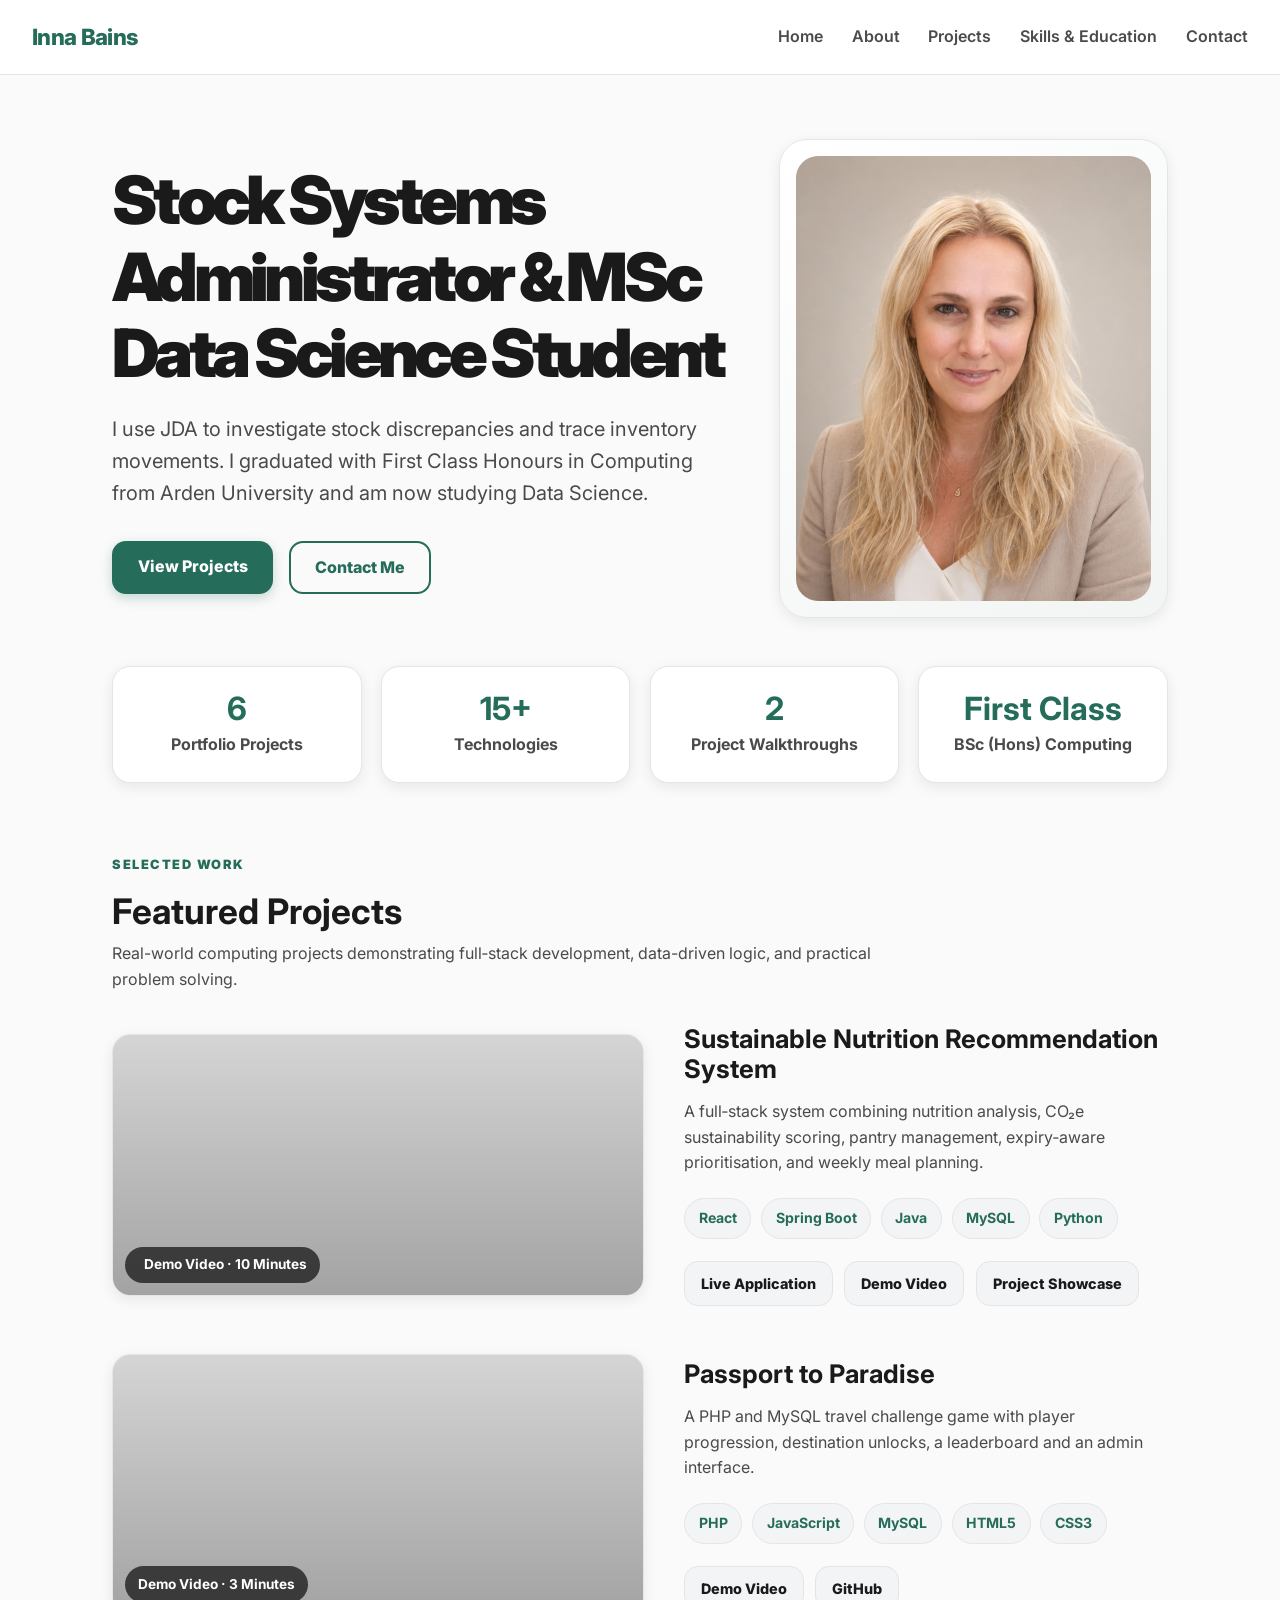
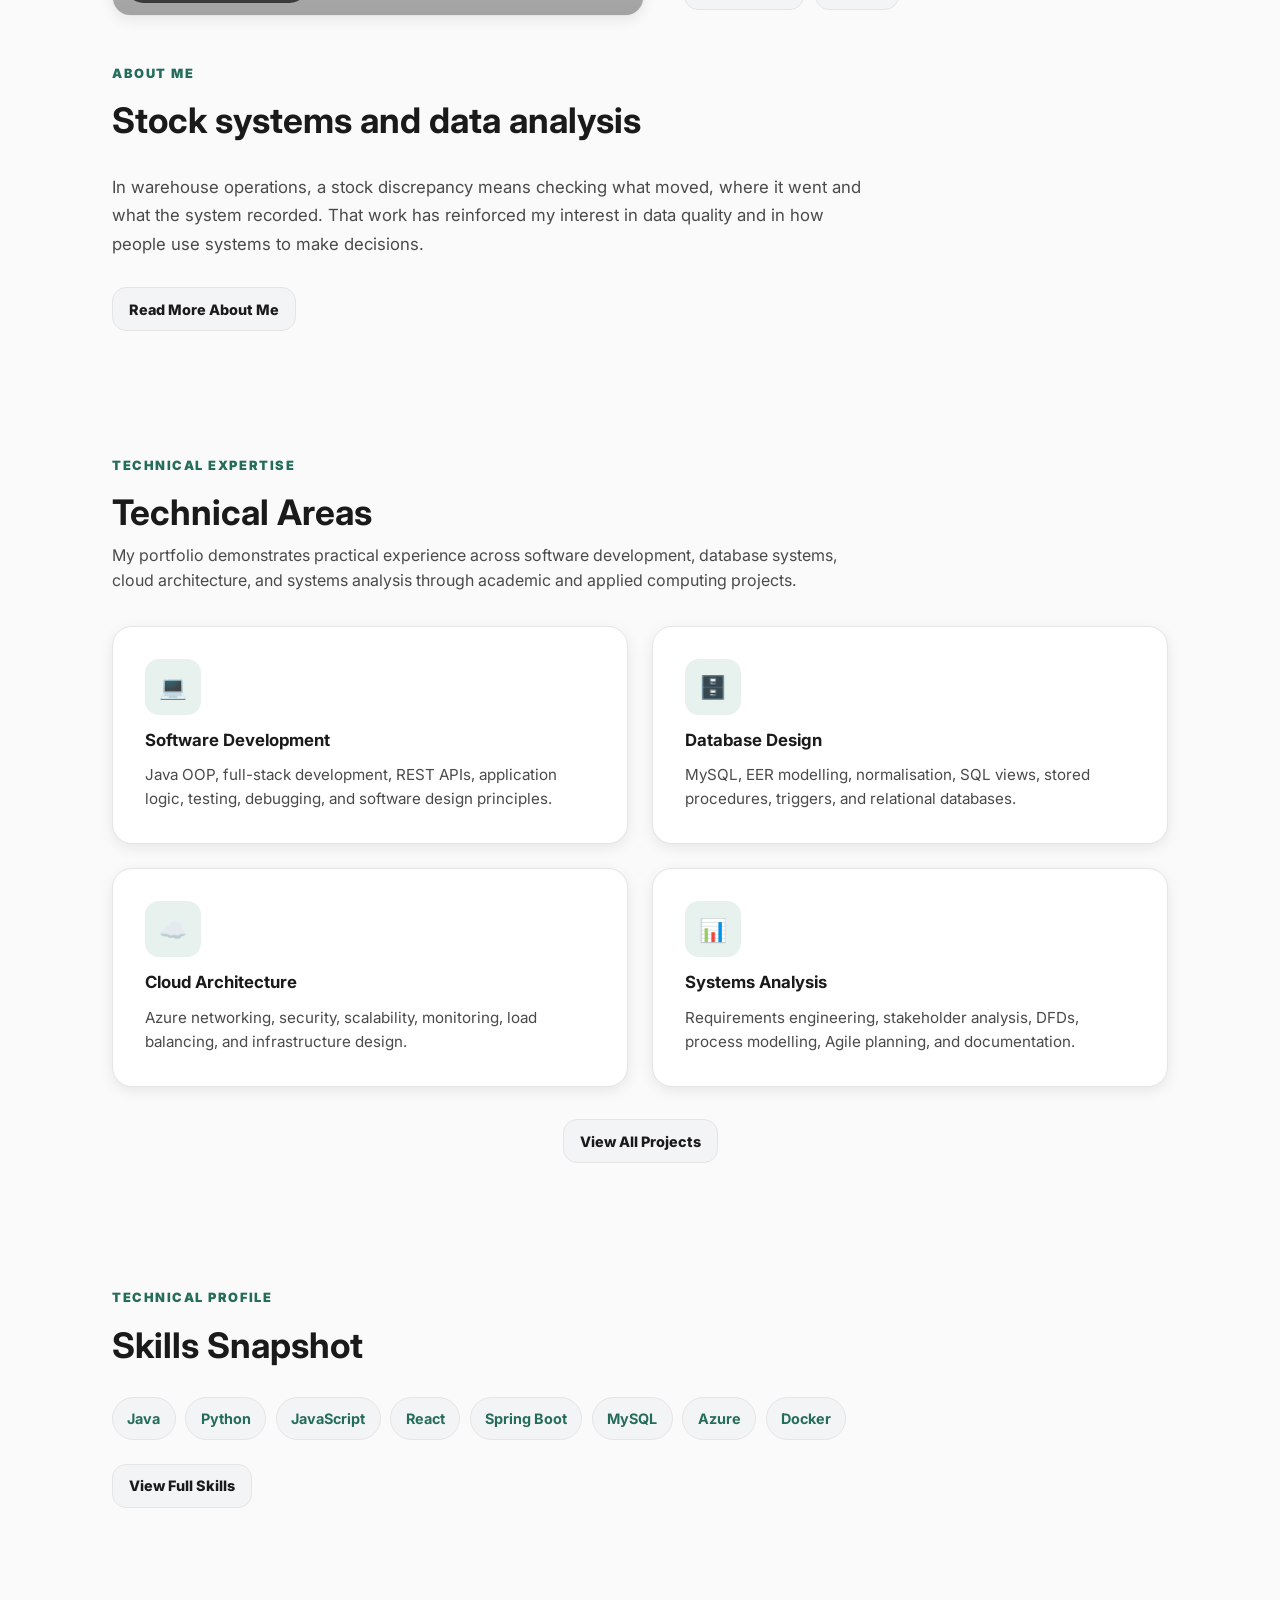
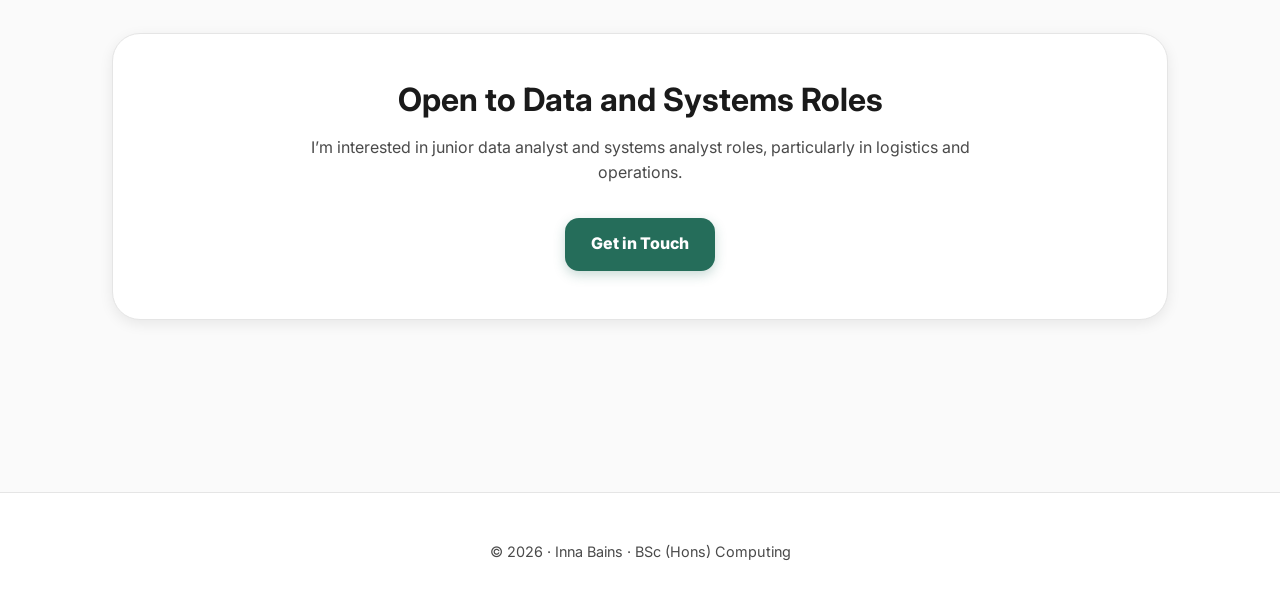
<file: index.html>
<!DOCTYPE html>
<html lang="en">
<head>
  <meta charset="UTF-8">

  <meta name="description" content="Inna Bains, Stock Systems Administrator and MSc Data Science student. Projects in Python, SQL, full-stack development and systems analysis.">
  <meta name="keywords" content="Computing Graduate, Software Development, Databases, Cloud Computing, Systems Analysis, Data Analysis, React, Spring Boot, MySQL, Azure, Java, Python">
  <meta name="author" content="Inna Bains">

  <title>Inna Bains | Stock Systems and Data Science</title>

  <link rel="stylesheet" href="style.css">
  <link href="https://fonts.googleapis.com/css2?family=Inter:wght@300;400;500;600;700;800;900&display=swap" rel="stylesheet">
</head>

<body>

<header>
  <nav class="navbar">
    <a href="index.html" class="logo">Inna Bains</a>

    <ul class="nav-links">
  <li><a href="index.html">Home</a></li>
  <li><a href="about.html">About</a></li>
  <li><a href="projects.html">Projects</a></li>
  <li><a href="skills.html">Skills & Education</a></li>
  <li><a href="contact.html">Contact</a></li>
</ul>
  </nav>
</header>

<main>

  <section class="hero hero-layout">
    <div class="hero-content">
      <h1 class="hero-title">
        Stock Systems Administrator &amp; MSc Data Science Student
      </h1>

      <p class="hero-subtitle">
        I use JDA to investigate stock discrepancies and trace inventory movements. I graduated with First Class Honours in Computing from Arden University and am now studying Data Science.
      </p>

      <div class="hero-buttons">
        <a href="projects.html" class="btn-primary">View Projects</a>
        <a href="contact.html" class="btn-secondary">Contact Me</a>
      </div>
    </div>

    <div class="hero-photo-card">
      <img src="assets/profile.png" alt="Professional photo of Inna Bains" class="hero-photo">
    </div>
  </section>

  <section class="stats-grid">
    <div class="stat-card">
      <h2>6</h2>
      <p>Portfolio Projects</p>
    </div>

    <div class="stat-card">
      <h2>15+</h2>
      <p>Technologies</p>
    </div>

    <div class="stat-card">
      <h2>2</h2>
      <p>Project Walkthroughs</p>
    </div>

    <div class="stat-card">
      <h2>First Class</h2>
      <p>BSc (Hons) Computing</p>
    </div>
  </section>

  <section class="section-block">
  <div class="section-heading">
    <p class="eyebrow">Selected Work</p>
    <h2>Featured Projects</h2>
    <p>Real-world computing projects demonstrating full‑stack development, data-driven logic, and practical problem solving.</p>
  </div>

  <div class="project-list">

    <!-- PROJECT 1 -->
    <article class="project-row">
     <div class="project-video-wrapper">
    <div class="project-video-embed">
        <iframe 
            src="https://www.youtube.com/embed/Cdsmm7Sak5Y?rel=0&modestbranding=1&mute=1&autoplay=1&loop=1&playlist=Cdsmm7Sak5Y"
            title="Live Demo"
            allowfullscreen
            loading="lazy">
        </iframe>
    </div>

    <div class="project-video-overlay"></div>

    <div class="project-video-label">
        <i class="fa-solid fa-circle-play"></i> Demo Video · 10 Minutes
    </div>
</div>



      <div class="project-row-content">
        <h3>Sustainable Nutrition Recommendation System</h3>
        <p>
          A full‑stack system combining nutrition analysis, CO₂e sustainability scoring, pantry management, expiry‑aware prioritisation, and weekly meal planning.
        </p>

        <div class="project-tags">
          <span>React</span>
          <span>Spring Boot</span>
          <span>Java</span>
          <span>MySQL</span>
          <span>Python</span>
        </div>

        <div class="project-actions">

  <a href="https://stalwart-queijadas-6e1fb3.netlify.app"
     class="btn-small"
     target="_blank"
     rel="noopener noreferrer">
     Live Application
  </a>

  <a href="https://youtu.be/Cdsmm7Sak5Y"
     class="btn-small"
     target="_blank"
     rel="noopener noreferrer">
     Demo Video
  </a>

  <a href="https://innabains.github.io/dissertation-artefact-2026/"
     class="btn-small"
     target="_blank"
     rel="noopener noreferrer">
     Project Showcase
  </a>

</div>
      </div>
    </article>

  <!-- PROJECT 2 -->
<article class="project-row">

  <div class="project-video-wrapper">

    <div class="project-video-embed">
      <iframe
        src="https://www.youtube.com/embed/unTuK3gTtgw?rel=0&modestbranding=1&mute=1&autoplay=1&loop=1&playlist=unTuK3gTtgw"
        title="Passport to Paradise Demo"
        allowfullscreen
        loading="lazy">
      </iframe>
    </div>

    <div class="project-video-overlay"></div>

    <div class="project-video-label">
      Demo Video · 3 Minutes
    </div>

  </div>

  <div class="project-row-content">

    <h3>Passport to Paradise</h3>

    <p>
      A PHP and MySQL travel challenge game with player progression, destination unlocks, a leaderboard and an admin interface.
    </p>

    <div class="project-tags">
      <span>PHP</span>
      <span>JavaScript</span>
      <span>MySQL</span>
      <span>HTML5</span>
      <span>CSS3</span>
    </div>

    <div class="project-actions">

      <a href="https://youtu.be/unTuK3gTtgw"
         class="btn-small"
         target="_blank"
         rel="noopener noreferrer">
         Demo Video
      </a>

      <a href="https://github.com/InnaBains/passport-to-paradise"
         class="btn-small"
         target="_blank"
         rel="noopener noreferrer">
         GitHub
      </a>

    </div>

  </div>

</article>


 <!-- ========================= ABOUT ME ========================= -->

<section class="section-block refined-about">
  <div class="section-heading">
    <p class="eyebrow">About Me</p>
    <h2>Stock systems and data analysis</h2>
  </div>

  <p class="refined-text">
    In warehouse operations, a stock discrepancy means checking what moved, where it went and what the system recorded. That work has reinforced my interest in data quality and in how people use systems to make decisions.
  </p>

  <a href="about.html" class="btn-small">Read More About Me</a>
</section>



<!-- ========================= TECHNICAL AREAS ========================= -->

<section class="section-block">

  <div class="section-heading">
    <p class="eyebrow">Technical Expertise</p>
    <h2>Technical Areas</h2>


<p>
  My portfolio demonstrates practical experience across software development,
  database systems, cloud architecture, and systems analysis through academic
  and applied computing projects.
</p>


  </div>

  <div class="technical-grid">


<article class="technical-card">
  <div class="tech-icon">💻</div>
  <h3>Software Development</h3>
  <p>
    Java OOP, full-stack development, REST APIs, application logic,
    testing, debugging, and software design principles.
  </p>
</article>

<article class="technical-card">
  <div class="tech-icon">🗄️</div>
  <h3>Database Design</h3>
  <p>
    MySQL, EER modelling, normalisation, SQL views,
    stored procedures, triggers, and relational databases.
  </p>
</article>

<article class="technical-card">
  <div class="tech-icon">☁️</div>
  <h3>Cloud Architecture</h3>
  <p>
    Azure networking, security, scalability,
    monitoring, load balancing, and infrastructure design.
  </p>
</article>

<article class="technical-card">
  <div class="tech-icon">📊</div>
  <h3>Systems Analysis</h3>
  <p>
    Requirements engineering, stakeholder analysis,
    DFDs, process modelling, Agile planning, and documentation.
  </p>
</article>


  </div>

  <div class="center-button">
    <a href="projects.html" class="btn-small">View All Projects</a>
  </div>

</section>




<!-- ========================= SKILLS SNAPSHOT ========================= -->

<section class="section-block refined-skills">
  <div class="section-heading">
    <p class="eyebrow">Technical Profile</p>
    <h2>Skills Snapshot</h2>
  </div>

  <div class="skills-line">
    <span>Java</span>
    <span>Python</span>
    <span>JavaScript</span>
    <span>React</span>
    <span>Spring Boot</span>
    <span>MySQL</span>
    <span>Azure</span>
    <span>Docker</span>
  </div>

  <a href="skills.html" class="btn-small">View Full Skills</a>
</section>



<!-- ========================= CTA ========================= -->

  <section class="cta-section">
   <h2>Open to Data and Systems Roles</h2>
<p>
  I’m interested in junior data analyst and systems analyst roles, particularly in logistics and operations.
</p>

    <a href="contact.html" class="btn-primary cta-button">Get in Touch</a>
  </section>



</main>

<footer>
  <p>© 2026 · Inna Bains · BSc (Hons) Computing</p>
</footer>

</body>
</html>
</file>
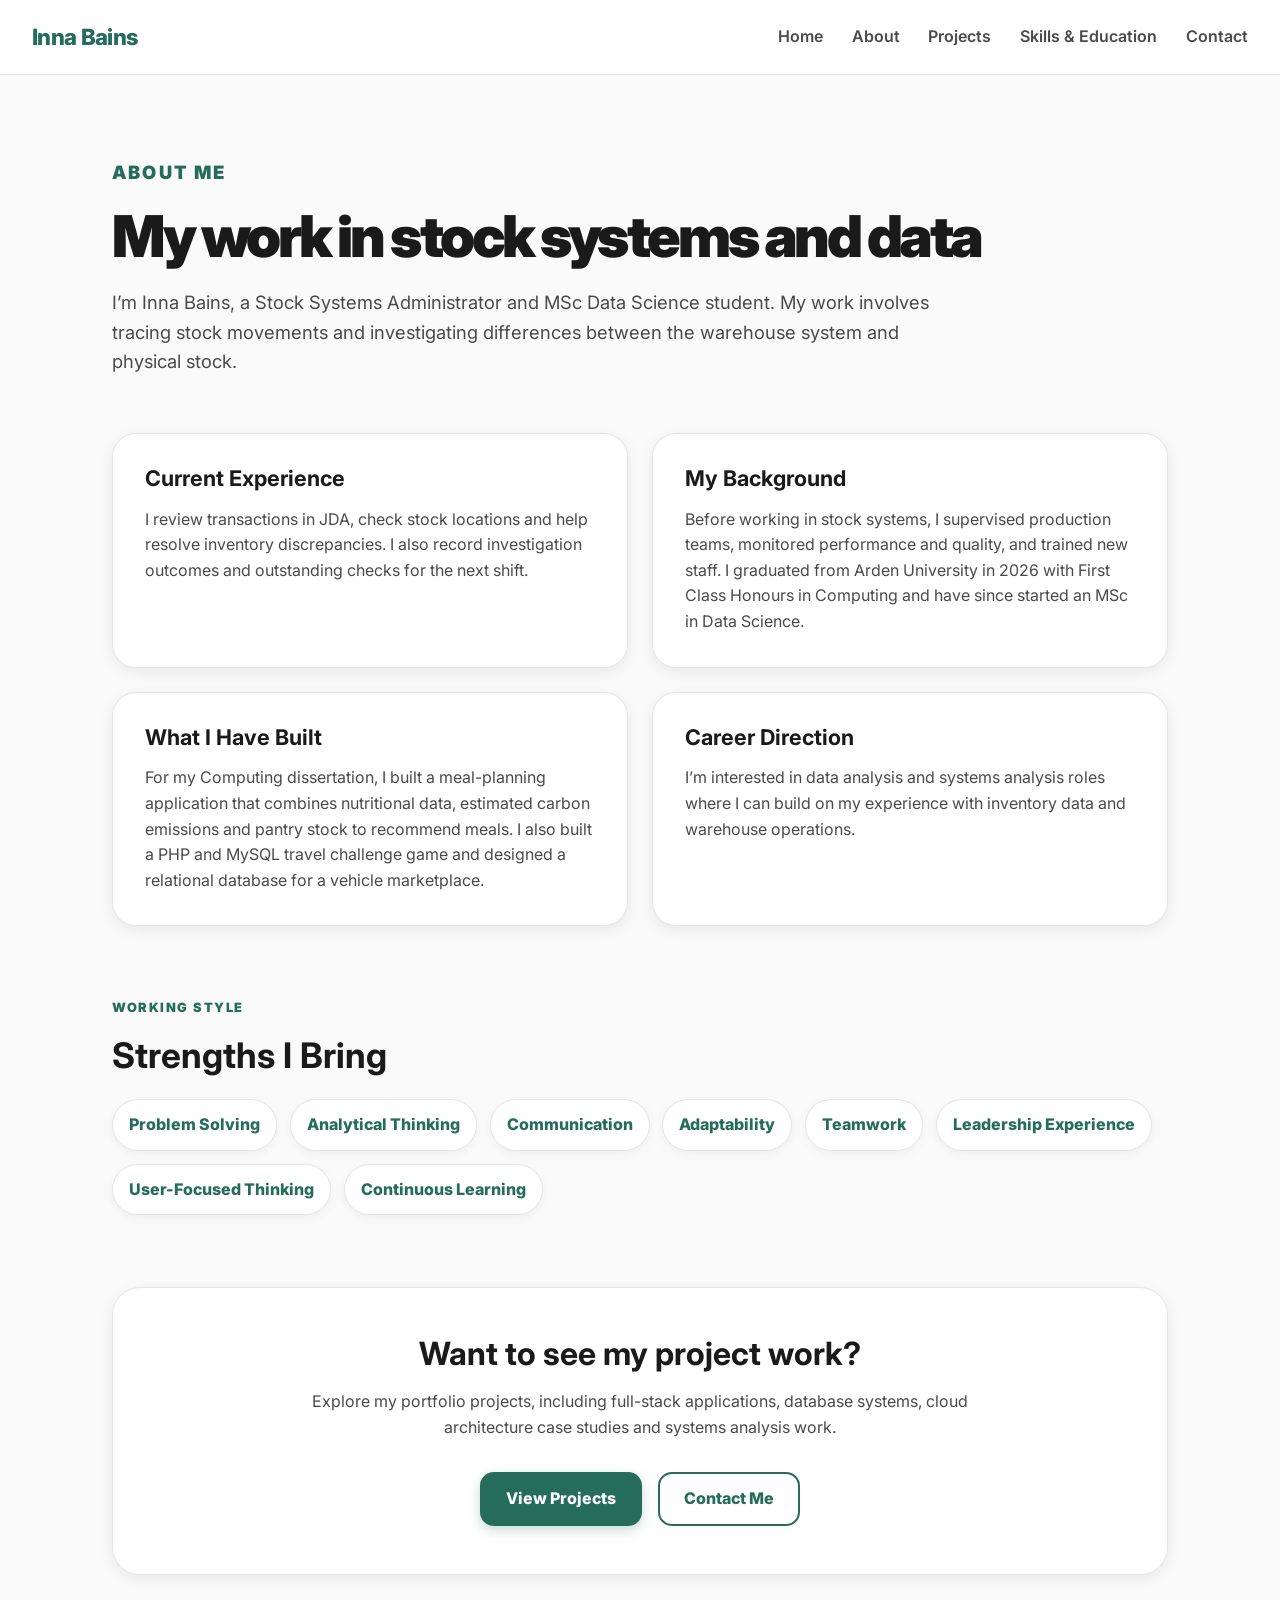
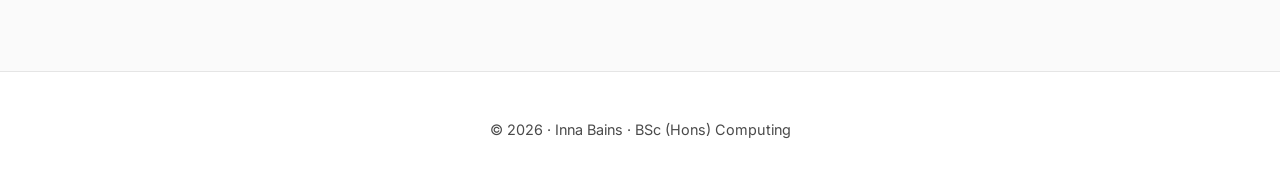
<file: about.html>
<!DOCTYPE html>
<html lang="en">
<head>
  <meta charset="UTF-8">

  <meta name="description" content="About Inna Bains, Stock Systems Administrator and MSc Data Science student with a First Class degree in Computing.">
  <meta name="keywords" content="Inna Bains, Computing Graduate, Software Development, Databases, Cloud Computing, Systems Analysis, Arden University">
  <meta name="author" content="Inna Bains">

  <title>About | Inna Bains</title>

  <link rel="stylesheet" href="style.css">
  <link href="https://fonts.googleapis.com/css2?family=Inter:wght@300;400;500;600;700;800;900&display=swap" rel="stylesheet">
</head>

<body>

<header>
  <nav class="navbar">
    <a href="index.html" class="logo">Inna Bains</a>

    <ul class="nav-links">
  <li><a href="index.html">Home</a></li>
  <li><a href="about.html">About</a></li>
  <li><a href="projects.html">Projects</a></li>
  <li><a href="skills.html">Skills & Education</a></li>
  <li><a href="contact.html">Contact</a></li>
</ul>
  </nav>
</header>

<main>

  <section class="about-hero-modern">
    <p class="eyebrow">About Me</p>

    <h1>
  My work in stock systems and data
</h1>

    <p>
      I’m Inna Bains, a Stock Systems Administrator and MSc Data Science student. My work involves tracing stock movements and investigating differences between the warehouse system and physical stock.
    </p>
  </section>

  <section class="about-card-grid">

    <article class="about-card">
      <h2>Current Experience</h2>
      <p>
        I review transactions in JDA, check stock locations and help resolve inventory discrepancies. I also record investigation outcomes and outstanding checks for the next shift.
      </p>
    </article>

    <article class="about-card">
      <h2>My Background</h2>
      <p>
        Before working in stock systems, I supervised production teams, monitored performance and quality, and trained new staff. I graduated from Arden University in 2026 with First Class Honours in Computing and have since started an MSc in Data Science.
      </p>
    </article>

    <article class="about-card">
      <h2>What I Have Built</h2>
      <p>
        For my Computing dissertation, I built a meal-planning application that combines nutritional data, estimated carbon emissions and pantry stock to recommend meals. I also built a PHP and MySQL travel challenge game and designed a relational database for a vehicle marketplace.
      </p>
    </article>

    <article class="about-card">
      <h2>Career Direction</h2>
      <p>
        I’m interested in data analysis and systems analysis roles where I can build on my experience with inventory data and warehouse operations.
      </p>
    </article>

  </section>

  <section class="strengths-modern">
    <p class="eyebrow">Working Style</p>
    <h2>Strengths I Bring</h2>

    <div class="strengths-cloud">
      <span>Problem Solving</span>
      <span>Analytical Thinking</span>
      <span>Communication</span>
      <span>Adaptability</span>
      <span>Teamwork</span>
      <span>Leadership Experience</span>
      <span>User-Focused Thinking</span>
      <span>Continuous Learning</span>
    </div>
  </section>

  <section class="about-cta-modern">
    <h2>Want to see my project work?</h2>
    <p>
      Explore my portfolio projects, including full-stack applications, database systems,
      cloud architecture case studies and systems analysis work.
    </p>

    <div class="hero-buttons center-buttons">
      <a href="projects.html" class="btn-primary">View Projects</a>
      <a href="contact.html" class="btn-secondary">Contact Me</a>
    </div>
  </section>

</main>

<footer>
  <p>© 2026 · Inna Bains · BSc (Hons) Computing</p>
</footer>

</body>
</html>
</file>
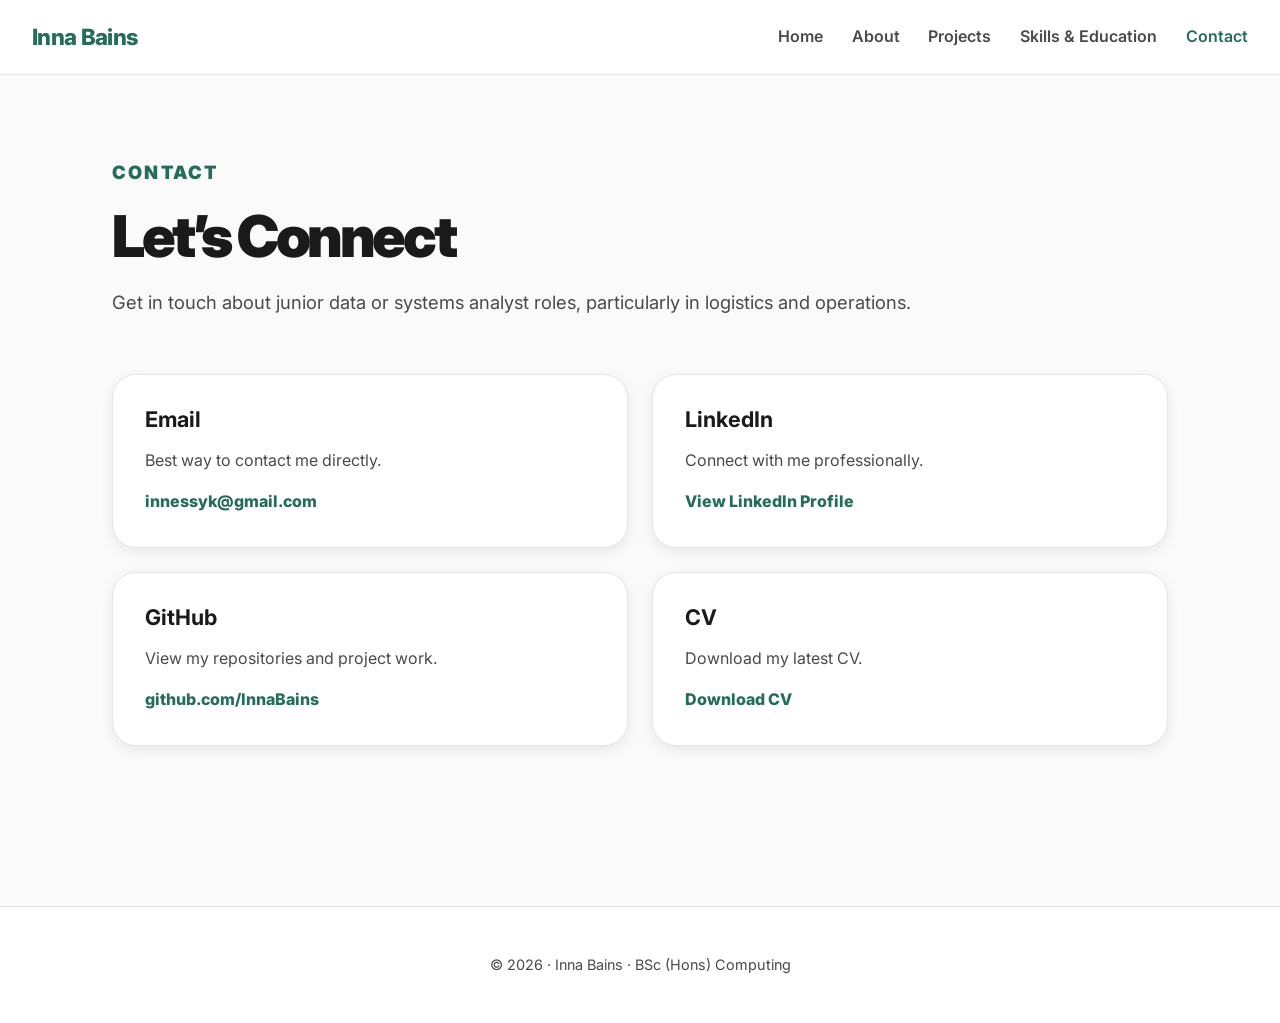
<file: contact.html>
<!DOCTYPE html>
<html lang="en">
<head>
  <meta charset="UTF-8">

  <meta name="description" content="Contact Inna Bains about data analysis and systems analysis roles.">
  <meta name="keywords" content="Inna Bains, Contact, Computing Graduate, Software Development, Graduate Technology Roles, GitHub, LinkedIn">
  <meta name="author" content="Inna Bains">

  <title>Contact | Inna Bains</title>

  <link rel="stylesheet" href="style.css">
  <link href="https://fonts.googleapis.com/css2?family=Inter:wght@300;400;500;600;700;800;900&display=swap" rel="stylesheet">
</head>

<body>

<header>
  <nav class="navbar">
    <a href="index.html" class="logo">Inna Bains</a>

    <ul class="nav-links">
      <li><a href="index.html">Home</a></li>
      <li><a href="about.html">About</a></li>
      <li><a href="projects.html">Projects</a></li>
      <li><a href="skills.html">Skills & Education</a></li>
      <li><a href="contact.html" class="active">Contact</a></li>
    </ul>
  </nav>
</header>

<main>

  <section class="contact-hero-modern">
    <p class="eyebrow">Contact</p>

    <h1>Let’s Connect</h1>

    <p>
      Get in touch about junior data or systems analyst roles, particularly in logistics and operations.
    </p>
  </section>

 <section class="contact-grid">

  <article class="contact-card">
    <h3>Email</h3>
    <p>Best way to contact me directly.</p>
    <a href="mailto:innessyk@gmail.com">innessyk@gmail.com</a>
  </article>

  <article class="contact-card">
    <h3>LinkedIn</h3>
    <p>Connect with me professionally.</p>
    <a href="https://www.linkedin.com/in/inna-bains-0aa890264" target="_blank">View LinkedIn Profile</a>
  </article>

  <article class="contact-card">
    <h3>GitHub</h3>
    <p>View my repositories and project work.</p>
    <a href="https://github.com/InnaBains" target="_blank">github.com/InnaBains</a>
  </article>

  <article class="contact-card">
    <h3>CV</h3>
    <p>Download my latest CV.</p>
    <a href="assets/CV_Inna_Bains.pdf" target="_blank" download>Download CV</a>
  </article>

</section>


</main>

<footer>
  <p>© 2026 · Inna Bains · BSc (Hons) Computing</p>
</footer>

</body>
</html>
</file>
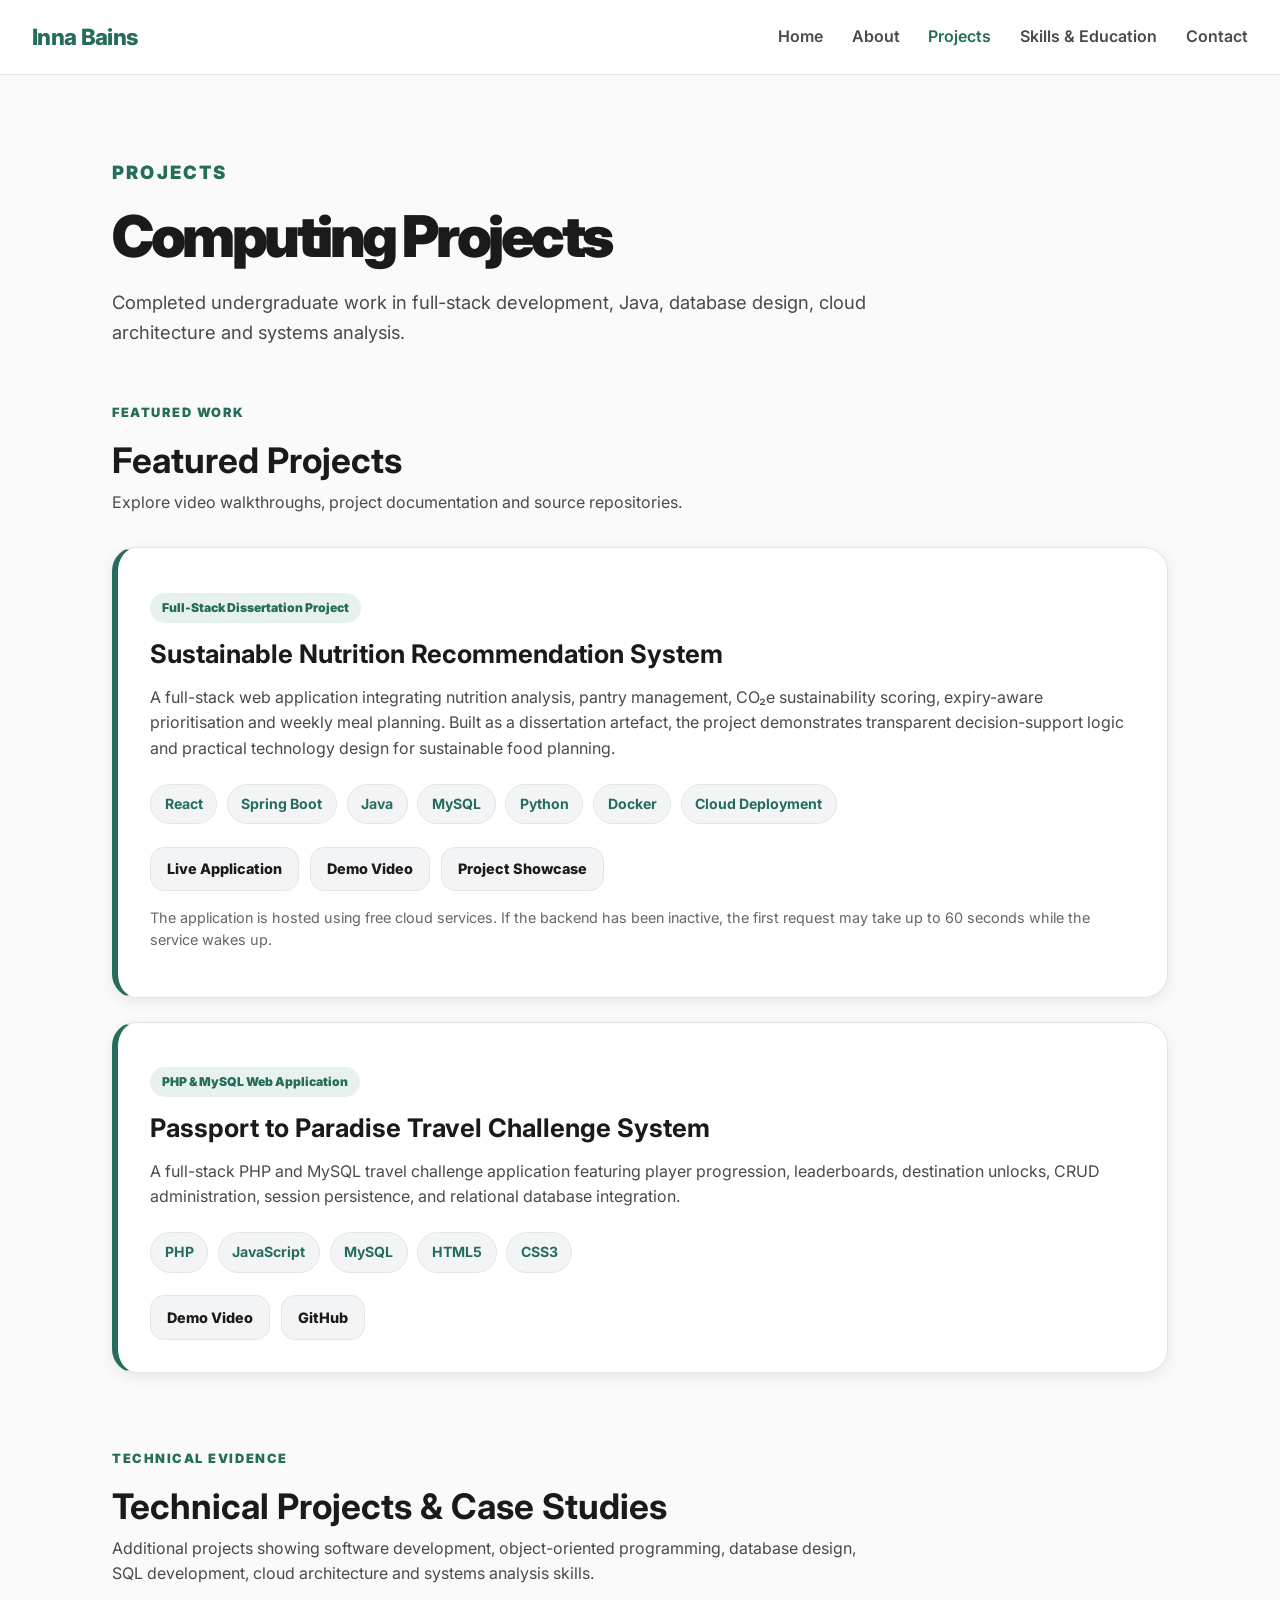
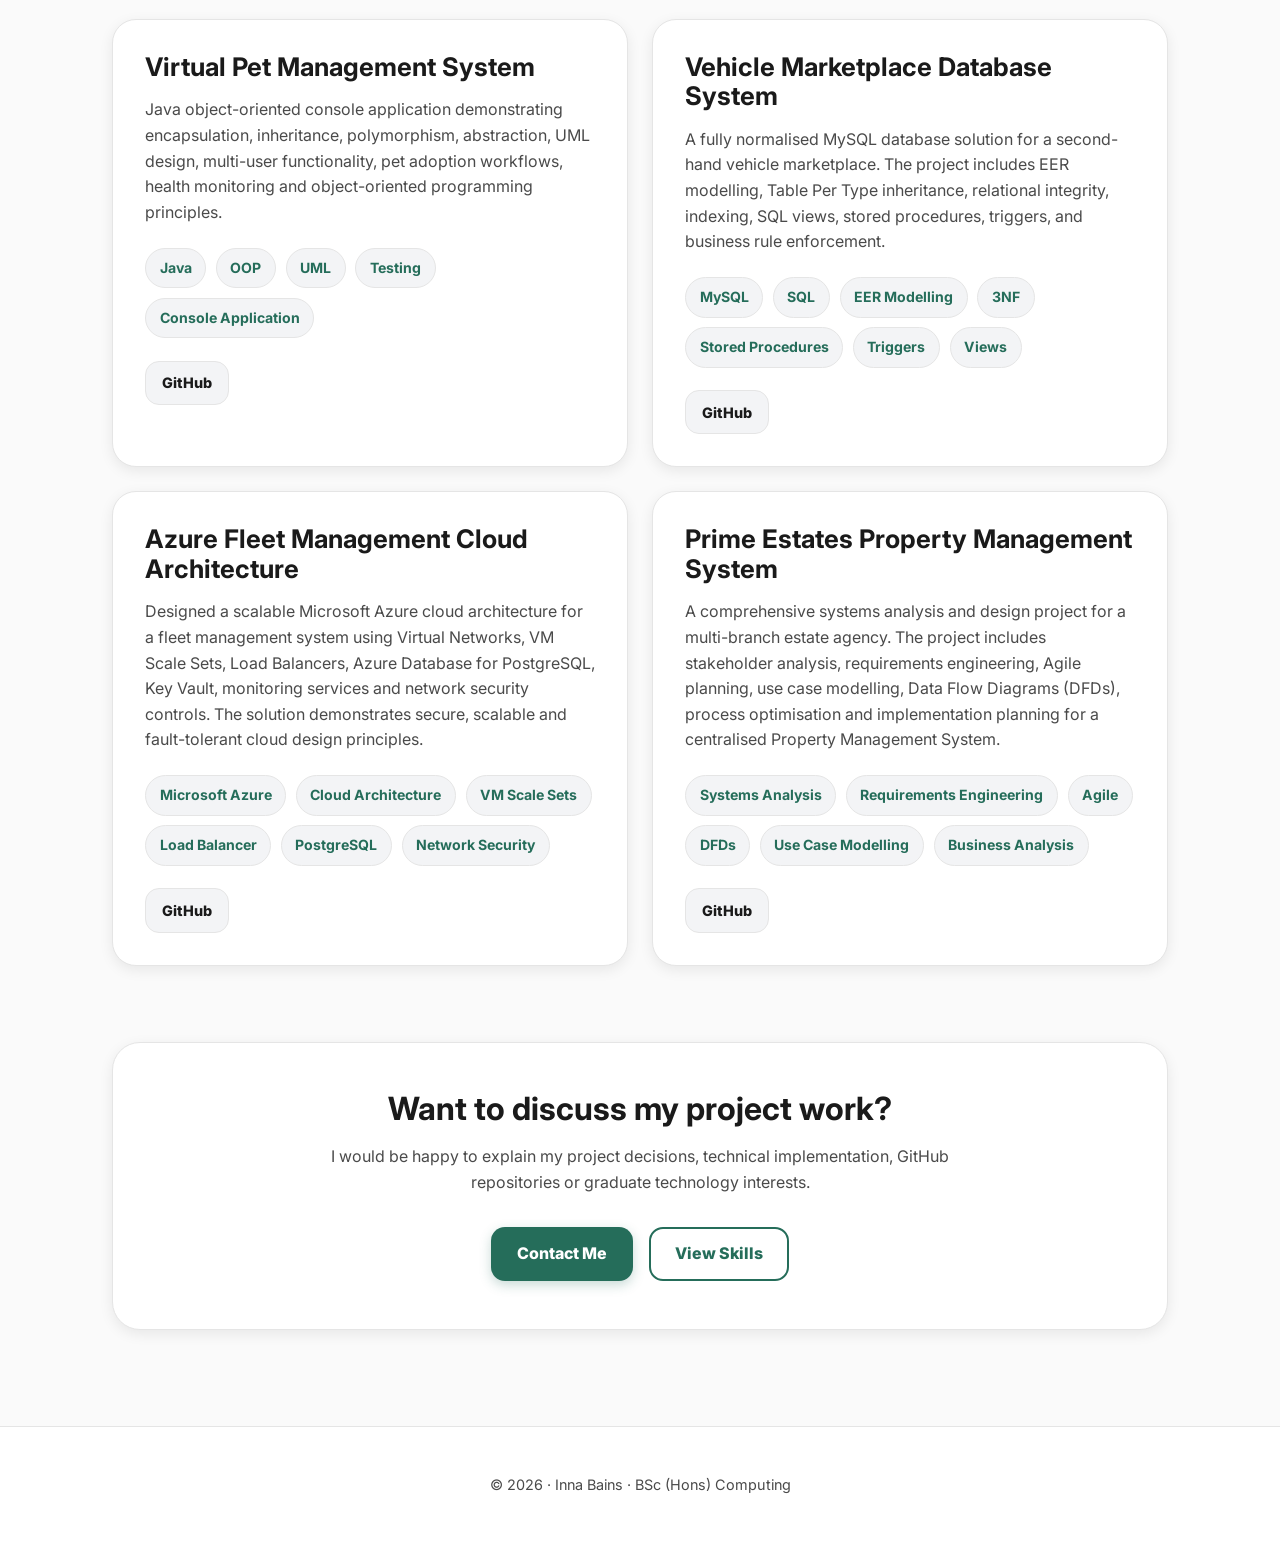
<file: projects.html>
<!DOCTYPE html>
<html lang="en">
<head>
  <meta charset="UTF-8">

  <meta name="description" content="Projects by Inna Bains – Computing graduate portfolio featuring full-stack applications, Java OOP, database design, cloud architecture, and systems analysis work.">
  <meta name="keywords" content="Inna Bains, Projects, Full Stack, Java, PHP, React, Spring Boot, MySQL, Azure, Systems Analysis, Computing Graduate">
  <meta name="author" content="Inna Bains">

  <title>Projects | Inna Bains</title>

  <link rel="stylesheet" href="style.css">
  <link href="https://fonts.googleapis.com/css2?family=Inter:wght@300;400;500;600;700;800;900&display=swap" rel="stylesheet">
</head>

<body>

<header>
  <nav class="navbar">
    <a href="index.html" class="logo">Inna Bains</a>

    <ul class="nav-links">
      <li><a href="index.html">Home</a></li>
      <li><a href="about.html">About</a></li>
      <li><a href="projects.html" class="active">Projects</a></li>
      <li><a href="skills.html">Skills & Education</a></li>
      <li><a href="contact.html">Contact</a></li>
    </ul>
  </nav>
</header>

<main>

  <section class="projects-hero-modern">
    <p class="eyebrow">Projects</p>

    <h1>Computing Projects</h1>

    <p>
      Completed undergraduate work in full-stack development, Java, database design, cloud architecture and systems analysis.
    </p>
  </section>

  <section class="section-block">
    <div class="section-heading">
      <p class="eyebrow">Featured Work</p>
      <h2>Featured Projects</h2>
      <p>
        Explore video walkthroughs, project documentation and source repositories.
      </p>
    </div>

    <div class="portfolio-project-list">

      <article class="portfolio-project-card featured-project-card">
        <div class="project-card-content">
          <p class="project-status">Full-Stack Dissertation Project</p>

          <h3>Sustainable Nutrition Recommendation System</h3>

          <p>
            A full-stack web application integrating nutrition analysis, pantry management,
CO₂e sustainability scoring, expiry-aware prioritisation and weekly meal planning.
Built as a dissertation artefact, the project demonstrates transparent
decision-support logic and practical technology design for sustainable food planning.
          </p>

          <div class="project-tags">
            <span>React</span>
            <span>Spring Boot</span>
            <span>Java</span>
            <span>MySQL</span>
            <span>Python</span>
            <span>Docker</span>
            <span>Cloud Deployment</span>
          </div>
        

          <div class="project-actions">
            <a href="https://stalwart-queijadas-6e1fb3.netlify.app" class="btn-small" target="_blank" rel="noopener noreferrer">Live Application</a>
            <a href="https://youtu.be/Cdsmm7Sak5Y" class="btn-small" target="_blank" rel="noopener noreferrer">Demo Video</a>
            <a href="https://innabains.github.io/dissertation-artefact-2026/" class="btn-small" target="_blank" rel="noopener noreferrer">Project Showcase</a>
          </div>
            <p class="project-note">
  The application is hosted using free cloud services. If the backend has been inactive,
  the first request may take up to 60 seconds while the service wakes up.
</p>
        </div>
      </article>

      <article class="portfolio-project-card featured-project-card">
        <div class="project-card-content">
          <p class="project-status">PHP & MySQL Web Application</p>

          <h3>Passport to Paradise Travel Challenge System</h3>

          <p>
            A full-stack PHP and MySQL travel challenge application featuring player progression,
leaderboards, destination unlocks, CRUD administration, session persistence,
and relational database integration.
          </p>

          <div class="project-tags">
            <span>PHP</span>
            <span>JavaScript</span>
            <span>MySQL</span>
            <span>HTML5</span>
            <span>CSS3</span>
          </div>

          <div class="project-actions">
            <a href="https://youtu.be/unTuK3gTtgw" class="btn-small" target="_blank" rel="noopener noreferrer">Demo Video</a>
            <a href="https://github.com/InnaBains/passport-to-paradise" class="btn-small" target="_blank" rel="noopener noreferrer">GitHub</a>
          </div>
        </div>
      </article>

    </div>
  </section>

  <section class="section-block">
    <div class="section-heading">
      <p class="eyebrow">Technical Evidence</p>
      <h2>Technical Projects & Case Studies</h2>
      <p>     
  Additional projects showing software development, object-oriented programming,
  database design, SQL development, cloud architecture and systems analysis skills.
</p>
    
    </div>

    <div class="technical-project-grid">

      <article class="technical-project-card">
        <h3>Virtual Pet Management System</h3>

        <p>
          Java object-oriented console application demonstrating encapsulation,
inheritance, polymorphism, abstraction, UML design, multi-user functionality,
pet adoption workflows, health monitoring and object-oriented programming principles.
        </p>

        <div class="project-tags">
          <span>Java</span>
          <span>OOP</span>
          <span>UML</span>
          <span>Testing</span>
          <span>Console Application</span>
        </div>

        <div class="project-actions">
          <a href="https://github.com/InnaBains/virtual-pet-management-system" class="btn-small" target="_blank" rel="noopener noreferrer">GitHub</a>
        </div>
      </article>

     <article class="technical-project-card">
  <h3>Vehicle Marketplace Database System</h3>

  <p>
    A fully normalised MySQL database solution for a second-hand vehicle marketplace.
    The project includes EER modelling, Table Per Type inheritance, relational integrity,
    indexing, SQL views, stored procedures, triggers, and business rule enforcement.
  </p>

  <div class="project-tags">
    <span>MySQL</span>
    <span>SQL</span>
    <span>EER Modelling</span>
    <span>3NF</span>
    <span>Stored Procedures</span>
    <span>Triggers</span>
    <span>Views</span>
  </div>

  <div class="project-actions">
    <a href="https://github.com/InnaBains/vehicle-marketplace-database-system"
       class="btn-small"
       target="_blank"
       rel="noopener noreferrer">
       GitHub
    </a>
  </div>
</article>

     <article class="technical-project-card">
  <h3>Azure Fleet Management Cloud Architecture</h3>

  <p>
    Designed a scalable Microsoft Azure cloud architecture for a fleet management
system using Virtual Networks, VM Scale Sets, Load Balancers, Azure Database
for PostgreSQL, Key Vault, monitoring services and network security controls.
The solution demonstrates secure, scalable and fault-tolerant cloud design principles.
  </p>

  <div class="project-tags">
    <span>Microsoft Azure</span>
    <span>Cloud Architecture</span>
    <span>VM Scale Sets</span>
    <span>Load Balancer</span>
    <span>PostgreSQL</span>
    <span>Network Security</span>
  </div>

  <div class="project-actions">
    <a href="https://github.com/InnaBains/azure-fleet-management-architecture"
       class="btn-small"
       target="_blank"
       rel="noopener noreferrer">
       GitHub
    </a>
  </div>
</article>

      <article class="technical-project-card">
  <h3>Prime Estates Property Management System</h3>

  <p>
    A comprehensive systems analysis and design project for a multi-branch
estate agency. The project includes stakeholder analysis, requirements
engineering, Agile planning, use case modelling, Data Flow Diagrams (DFDs),
process optimisation and implementation planning for a centralised
Property Management System.
  </p>

  <div class="project-tags">
    <span>Systems Analysis</span>
    <span>Requirements Engineering</span>
    <span>Agile</span>
    <span>DFDs</span>
    <span>Use Case Modelling</span>
    <span>Business Analysis</span>
  </div>

  <div class="project-actions">
    <a href="https://github.com/InnaBains/prime-estates-property-management-system"
       class="btn-small"
       target="_blank"
       rel="noopener noreferrer">GitHub</a>
  </div>
</article>
          </div>
  </section>
  <section class="about-cta-modern">
    <h2>Want to discuss my project work?</h2>

    <p>
      I would be happy to explain my project decisions, technical implementation,
      GitHub repositories or graduate technology interests.
    </p>

    <div class="hero-buttons center-buttons">
      <a href="contact.html" class="btn-primary">Contact Me</a>
      <a href="skills.html" class="btn-secondary">View Skills</a>
    </div>
  </section>

</main>

<footer>
  <p>© 2026 · Inna Bains · BSc (Hons) Computing</p>
</footer>

</body>
</html>
</file>
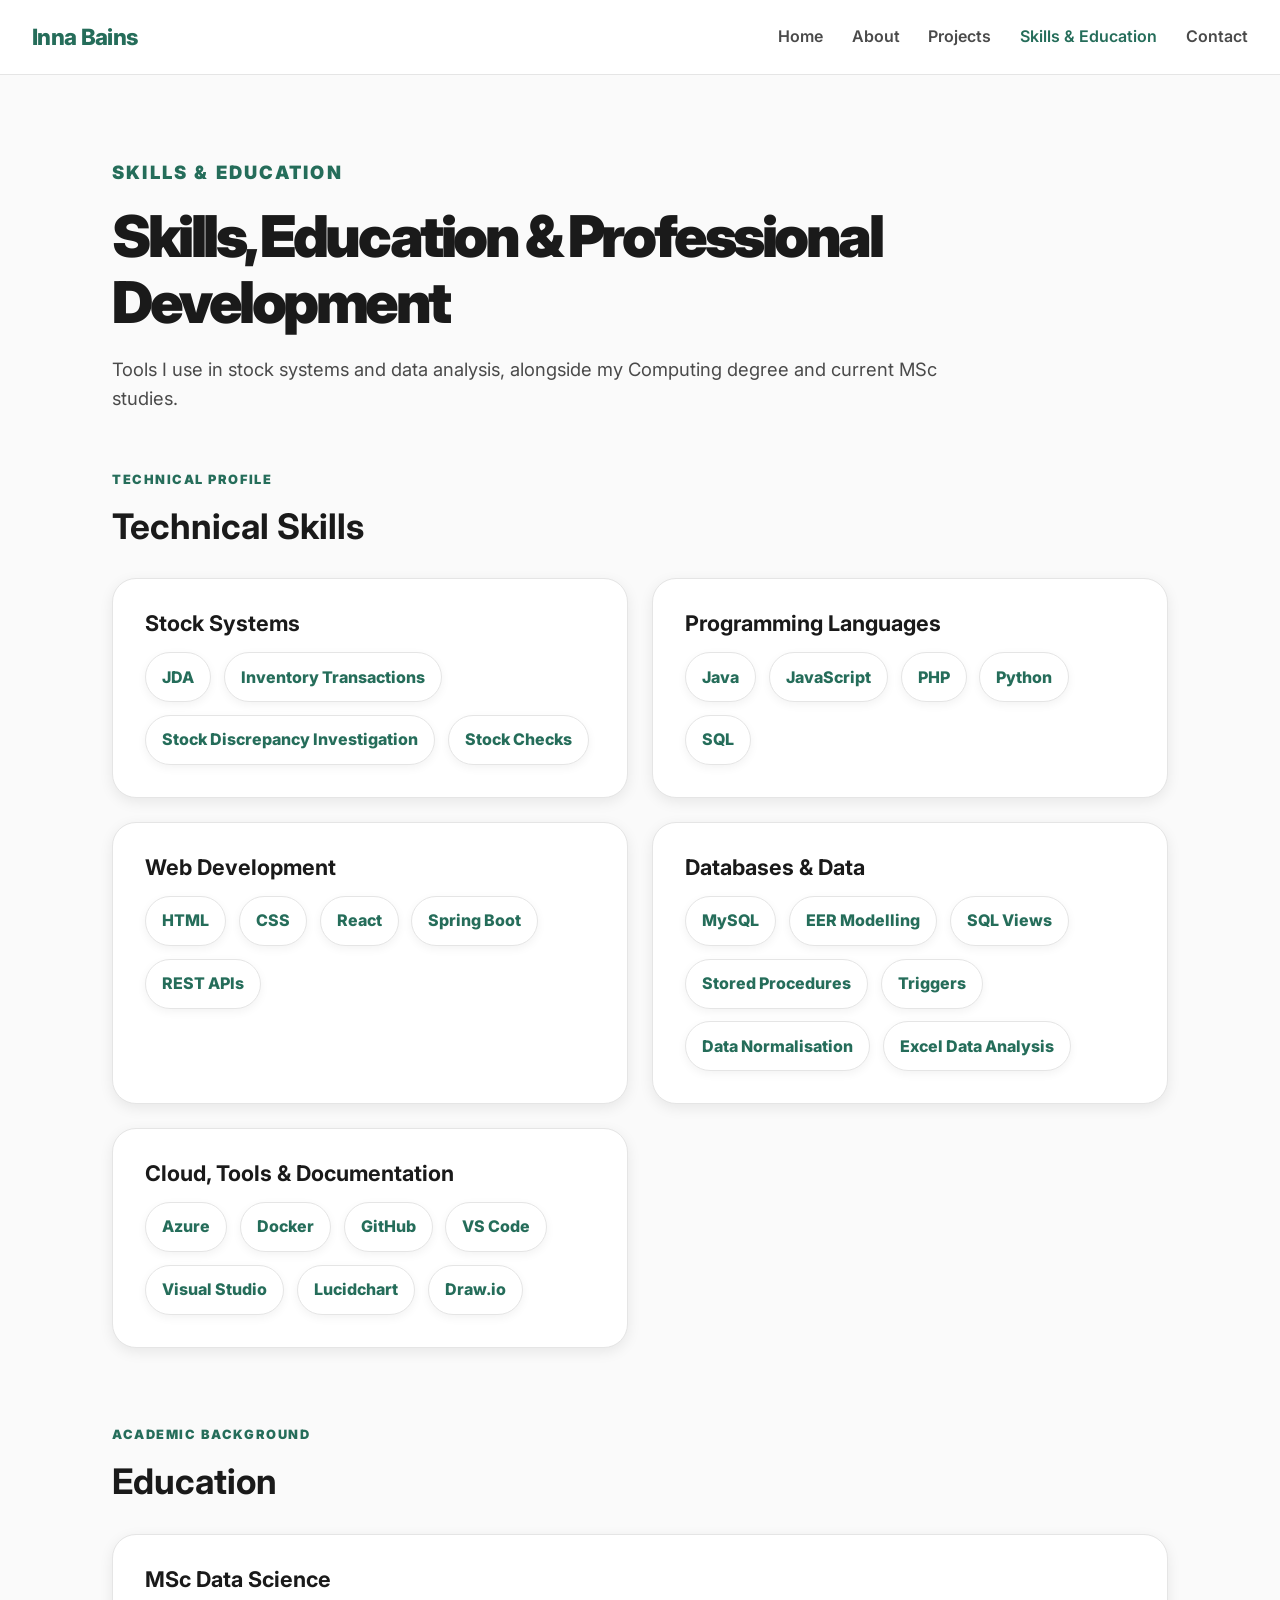
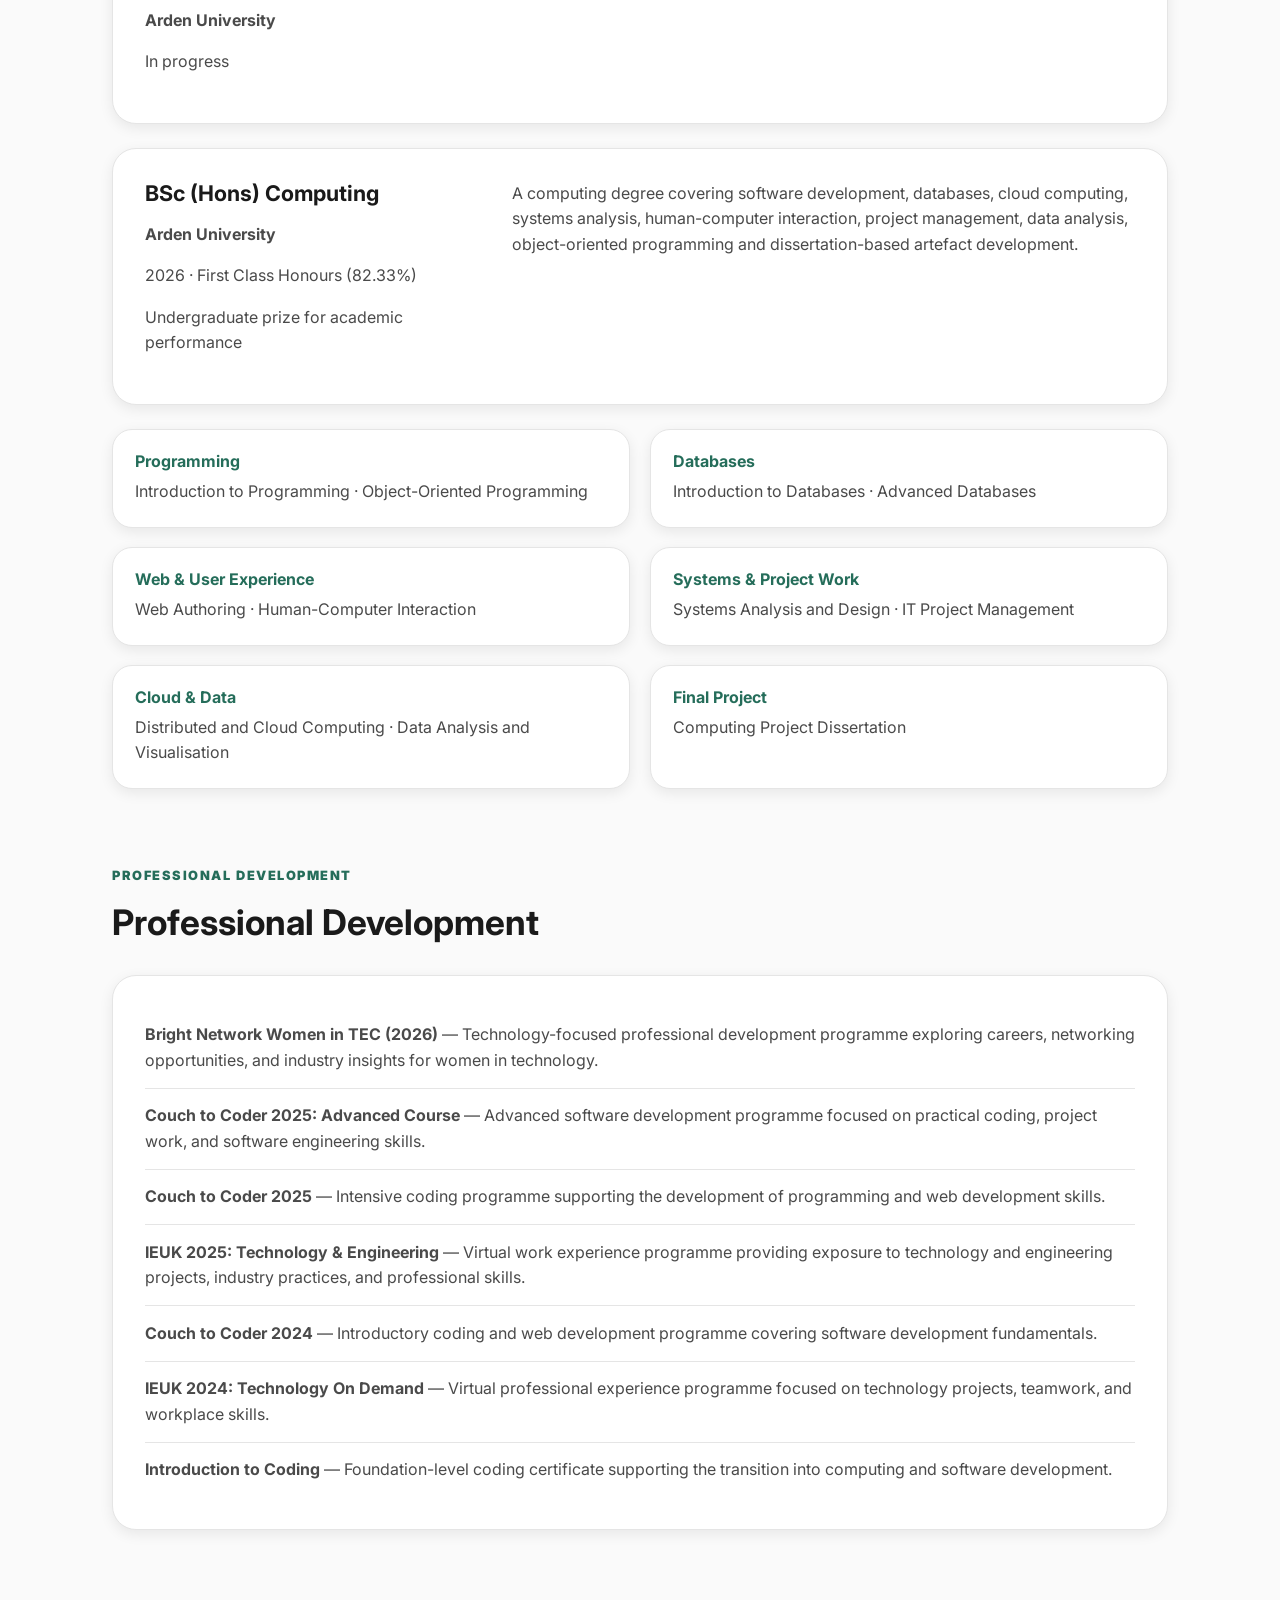
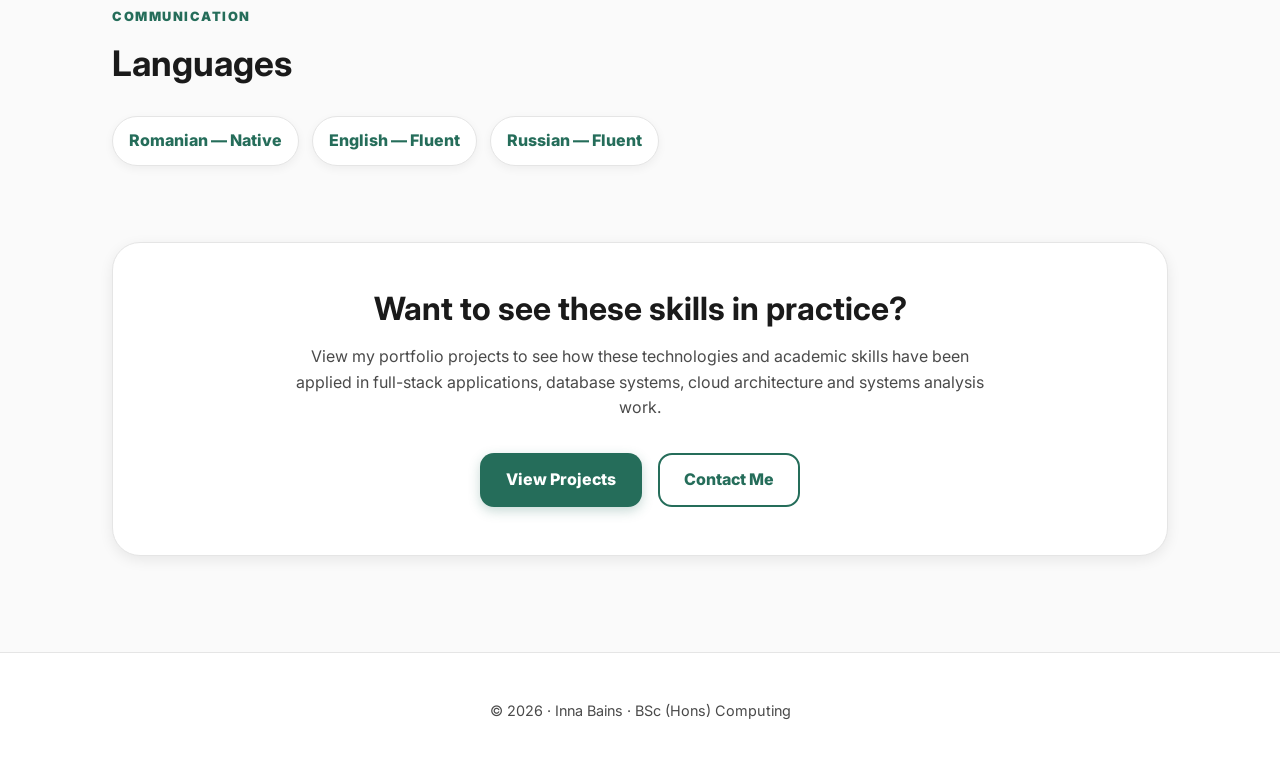
<file: skills.html>
<!DOCTYPE html>
<html lang="en">
<head>
  <meta charset="UTF-8">

  <meta name="description" content="Inna Bains’s education and skills in data analysis, stock systems, databases and software development.">
  <meta name="keywords" content="Inna Bains, Computing Graduate, Technical Skills, Education, Java, Python, PHP, JavaScript, React, Spring Boot, MySQL, Azure, Docker">
  <meta name="author" content="Inna Bains">

  <title>Skills & Education | Inna Bains</title>

  <link rel="stylesheet" href="style.css">
  <link href="https://fonts.googleapis.com/css2?family=Inter:wght@300;400;500;600;700;800;900&display=swap" rel="stylesheet">
</head>

<body>

<header>
  <nav class="navbar">
    <a href="index.html" class="logo">Inna Bains</a>

    <ul class="nav-links">
      <li><a href="index.html">Home</a></li>
      <li><a href="about.html">About</a></li>
      <li><a href="projects.html">Projects</a></li>
      <li><a href="skills.html" class="active">Skills & Education</a></li>
      <li><a href="contact.html">Contact</a></li>
    </ul>
  </nav>
</header>

<main>

  <section class="skills-hero">
    <p class="eyebrow">Skills & Education</p>

    <h1>
Skills, Education & Professional Development
</h1>

    <p>
      Tools I use in stock systems and data analysis, alongside my Computing degree and current MSc studies.
    </p>
  </section>

  <section class="section-block">
    <div class="section-heading">
      <p class="eyebrow">Technical Profile</p>
      <h2>Technical Skills</h2>
    </div>

    <div class="skills-page-grid">

      <article class="skill-page-card">
        <h3>Stock Systems</h3>
        <div class="skills-cloud compact">
          <span>JDA</span>
          <span>Inventory Transactions</span>
          <span>Stock Discrepancy Investigation</span>
          <span>Stock Checks</span>
        </div>
      </article>

      <article class="skill-page-card">
        <h3>Programming Languages</h3>
        <div class="skills-cloud compact">
          <span>Java</span>
          <span>JavaScript</span>
          <span>PHP</span>
          <span>Python</span>
          <span>SQL</span>
        </div>
      </article>

      <article class="skill-page-card">
        <h3>Web Development</h3>
        <div class="skills-cloud compact">
          <span>HTML</span>
          <span>CSS</span>
          <span>React</span>
          <span>Spring Boot</span>
          <span>REST APIs</span>
        </div>
      </article>

      <article class="skill-page-card">
        <h3>Databases & Data</h3>
        <div class="skills-cloud compact">
          <span>MySQL</span>
          <span>EER Modelling</span>
          <span>SQL Views</span>
          <span>Stored Procedures</span>
          <span>Triggers</span>
          <span>Data Normalisation</span>
          <span>Excel Data Analysis</span>
        </div>
      </article>

      <article class="skill-page-card">
        <h3>Cloud, Tools & Documentation</h3>
        <div class="skills-cloud compact">
          <span>Azure</span>
          <span>Docker</span>
          <span>GitHub</span>
          <span>VS Code</span>
          <span>Visual Studio</span>
          <span>Lucidchart</span>
          <span>Draw.io</span>
        </div>
      </article>

    </div>
  </section>

 <section class="section-block">
  <div class="section-heading">
    <p class="eyebrow">Academic Background</p>
    <h2>Education</h2>
  </div>

  <article class="education-card">
    <div>
      <h3>MSc Data Science</h3>
      <p><strong>Arden University</strong></p>
      <p>In progress</p>
    </div>
  </article>

  <article class="education-card">
    <div>
      <h3>BSc (Hons) Computing</h3>
      <p><strong>Arden University</strong></p>
      <p>2026 · First Class Honours (82.33%)</p>
      <p>Undergraduate prize for academic performance</p>
    </div>

    <p>
      A computing degree covering software development, databases, cloud computing,
      systems analysis, human-computer interaction, project management, data analysis,
      object-oriented programming and dissertation-based artefact development.
    </p>
  </article>

  <div class="module-category-grid">

    <article class="module-category-card">
      <h3>Programming</h3>
      <p>Introduction to Programming · Object-Oriented Programming</p>
    </article>

    <article class="module-category-card">
      <h3>Databases</h3>
      <p>Introduction to Databases · Advanced Databases</p>
    </article>

    <article class="module-category-card">
      <h3>Web & User Experience</h3>
      <p>Web Authoring · Human-Computer Interaction</p>
    </article>

    <article class="module-category-card">
      <h3>Systems & Project Work</h3>
      <p>Systems Analysis and Design · IT Project Management</p>
    </article>

    <article class="module-category-card">
      <h3>Cloud & Data</h3>
      <p>Distributed and Cloud Computing · Data Analysis and Visualisation</p>
    </article>

    <article class="module-category-card">
      <h3>Final Project</h3>
      <p>Computing Project Dissertation</p>
    </article>

  </div>
</section>

  <section class="section-block">
    <div class="section-heading">
      <p class="eyebrow">Professional Development</p>
      <h2>Professional Development</h2>
    </div>

 <div class="development-list">
  <p><strong>Bright Network Women in TEC (2026)</strong> — Technology-focused professional development programme exploring careers, networking opportunities, and industry insights for women in technology.</p>

  <p><strong>Couch to Coder 2025: Advanced Course</strong> — Advanced software development programme focused on practical coding, project work, and software engineering skills.</p>

  <p><strong>Couch to Coder 2025</strong> — Intensive coding programme supporting the development of programming and web development skills.</p>

  <p><strong>IEUK 2025: Technology & Engineering</strong> — Virtual work experience programme providing exposure to technology and engineering projects, industry practices, and professional skills.</p>

  <p><strong>Couch to Coder 2024</strong> — Introductory coding and web development programme covering software development fundamentals.</p>

  <p><strong>IEUK 2024: Technology On Demand</strong> — Virtual professional experience programme focused on technology projects, teamwork, and workplace skills.</p>

  <p><strong>Introduction to Coding</strong> — Foundation-level coding certificate supporting the transition into computing and software development.</p>
</div>


  </section>

  <section class="section-block">
  <div class="section-heading">
    <p class="eyebrow">Communication</p>
    <h2>Languages</h2>
  </div>

  <div class="skills-cloud">
    <span>Romanian — Native</span>
    <span>English — Fluent</span>
    <span>Russian — Fluent</span>
  </div>
</section>

  <section class="about-cta-modern">
    <h2>Want to see these skills in practice?</h2>
    <p>
      View my portfolio projects to see how these technologies and academic skills have been
      applied in full-stack applications, database systems, cloud architecture and systems analysis work.
    </p>

    <div class="hero-buttons center-buttons">
      <a href="projects.html" class="btn-primary">View Projects</a>
      <a href="contact.html" class="btn-secondary">Contact Me</a>
    </div>
  </section>

</main>

<footer>
  <p>© 2026 · Inna Bains · BSc (Hons) Computing</p>
</footer>

</body>
</html>
</file>
<file: style.css>
:root {
  --bg-main: #FAFAFA;
  --bg-card: #FFFFFF;
  --bg-muted: #F3F4F6;

  --text-primary: #1A1A1A;
  --text-secondary: #4A4A4A;

  --accent: #256D5A;
  --accent-hover: #1F5A4A;
  --accent-light: #E7F2EE;

  --border: #E5E5E5;

  --radius: 18px;
  --shadow: 0 4px 14px rgba(0,0,0,0.08);
  --shadow-hover: 0 8px 24px rgba(0,0,0,0.12);

  --max-width: 1120px;
}

* {
  box-sizing: border-box;
}

html {
  scroll-behavior: smooth;
}

body {
  margin: 0;
  background: var(--bg-main);
  color: var(--text-primary);
  font-family: 'Inter', sans-serif;
  line-height: 1.6;
}

main {
  max-width: var(--max-width);
  margin: auto;
  padding: 4rem 2rem;
}

h1,
h2,
h3 {
  color: var(--text-primary);
  line-height: 1.15;
  margin-top: 0;
}

p {
  color: var(--text-secondary);
}

a {
  color: inherit;
}

/* NAVIGATION */

.navbar {
  display: flex;
  justify-content: space-between;
  align-items: center;
  padding: 1.2rem 2rem;
  background: rgba(255, 255, 255, 0.92);
  backdrop-filter: blur(10px);
  border-bottom: 1px solid var(--border);
  position: sticky;
  top: 0;
  z-index: 1000;
}

.logo {
  font-size: 1.4rem;
  font-weight: 800;
  color: var(--accent);
  text-decoration: none;
  letter-spacing: -0.03em;
}

.nav-links {
  list-style: none;
  display: flex;
  gap: 1.8rem;
  margin: 0;
  padding: 0;
}

.nav-links a {
  text-decoration: none;
  color: var(--text-secondary);
  font-weight: 600;
  transition: 0.2s ease;
}

.nav-links a:hover,
.nav-links a.active {
  color: var(--accent);
}

/* BUTTONS */

.btn-primary,
.btn-secondary,
.btn-small {
  display: inline-block;
  border-radius: 14px;
  text-decoration: none;
  font-weight: 800;
  transition: 0.2s ease;
}

.btn-primary {
  background: var(--accent);
  color: #FFFFFF;
  padding: 0.85rem 1.6rem;
  box-shadow: 0 4px 12px rgba(37, 109, 90, 0.25);
}

.btn-primary:hover {
  background: var(--accent-hover);
  transform: translateY(-2px);
}

.btn-secondary {
  background: transparent;
  border: 2px solid var(--accent);
  color: var(--accent);
  padding: 0.75rem 1.5rem;
}

.btn-secondary:hover {
  background: var(--accent);
  color: #FFFFFF;
  transform: translateY(-2px);
}

.btn-small {
  background: var(--bg-muted);
  color: var(--text-primary);
  padding: 0.6rem 1rem;
  border: 1px solid var(--border);
  font-size: 0.9rem;
}

.btn-small:hover {
  background: var(--accent);
  color: #FFFFFF;
  border-color: var(--accent);
  transform: translateY(-2px);
}

/* HERO */

.hero {
  margin-bottom: 3rem;
}

.hero-layout {
  display: grid;
  grid-template-columns: 1.35fr 0.85fr;
  align-items: center;
  gap: 3rem;
}

.hero-content {
  text-align: left;
}

.eyebrow {
  color: var(--accent);
  font-weight: 900;
  text-transform: uppercase;
  letter-spacing: 0.12em;
  font-size: 0.8rem;
  margin-bottom: 1rem;
}

.hero-title {
  font-size: clamp(2.5rem, 5.2vw, 4.6rem);
  font-weight: 900;
  letter-spacing: -0.07em;
  max-width: 850px;
  margin-bottom: 1.3rem;
}

.hero-subtitle {
  font-size: 1.25rem;
  color: var(--text-secondary);
  max-width: 760px;
  margin: 0;
}

.hero-buttons {
  margin-top: 2rem;
  display: flex;
  gap: 1rem;
  flex-wrap: wrap;
}

.hero-photo-card {
  background: linear-gradient(145deg, #FFFFFF, #F2F5F4);
  border: 1px solid var(--border);
  border-radius: 28px;
  padding: 1rem;
  box-shadow: var(--shadow);
}

.hero-photo {
  width: 100%;
  display: block;
  border-radius: 22px;
  object-fit: cover;
  aspect-ratio: 4 / 5;
}

/* STATS */

.stats-grid {
  display: grid;
  grid-template-columns: repeat(4, 1fr);
  gap: 1.2rem;
  margin-bottom: 4.5rem;
}

.stat-card {
  background: var(--bg-card);
  border: 1px solid var(--border);
  border-radius: var(--radius);
  padding: 1.5rem;
  text-align: center;
  box-shadow: var(--shadow);
}

.stat-card h2 {
  color: var(--accent);
  font-size: 2rem;
  margin-bottom: 0.3rem;
}

.stat-card p {
  margin: 0;
  font-weight: 700;
}

/* SECTION STRUCTURE */

.section-block {
  margin-bottom: 4.8rem;
}

.section-heading {
  max-width: 760px;
  margin-bottom: 2rem;
}

.section-heading h2 {
  font-size: 2.2rem;
  margin-bottom: 0.6rem;
}

.section-heading p {
  margin-top: 0;
}

/* PROJECTS */

.project-grid {
  display: grid;
  grid-template-columns: repeat(2, 1fr);
  gap: 2rem;
}

.project-card-large {
  background: var(--bg-card);
  border: 1px solid var(--border);
  border-radius: 24px;
  padding: 1.4rem;
  box-shadow: var(--shadow);
  transition: 0.25s ease;
}

.project-card-large:hover {
  transform: translateY(-5px);
  box-shadow: var(--shadow-hover);
}

.project-card-large h3 {
  font-size: 1.45rem;
  margin-bottom: 0.8rem;
}

.project-featured p {
  font-size: 0.98rem;
}

.project-visual {
  height: 160px;
  border-radius: 18px;
  margin-bottom: 1.5rem;
  padding: 1.2rem;
  display: flex;
  align-items: flex-end;
  overflow: hidden;
}

.project-visual span {
  background: rgba(255,255,255,0.9);
  color: var(--accent);
  font-weight: 800;
  font-size: 0.85rem;
  padding: 0.55rem 0.8rem;
  border-radius: 999px;
}

.nutrition-visual {
  background:
    radial-gradient(circle at top left, rgba(37,109,90,0.25), transparent 35%),
    linear-gradient(135deg, #E7F2EE, #FFFFFF);
}

.paradise-visual {
  background:
    radial-gradient(circle at top right, rgba(37,99,235,0.22), transparent 35%),
    linear-gradient(135deg, #EAF1FF, #FFFFFF);
}

.project-status {
  color: var(--accent);
  background: var(--accent-light);
  display: inline-block;
  padding: 0.35rem 0.75rem;
  border-radius: 999px;
  font-weight: 900;
  font-size: 0.76rem;
  margin-bottom: 1rem;
}

.project-tags {
  display: flex;
  flex-wrap: wrap;
  gap: 0.6rem;
  margin: 1.4rem 0;
}

.project-tags span {
  background: var(--bg-muted);
  padding: 0.5rem 0.85rem;
  border-radius: 999px;
  border: 1px solid var(--border);
  color: var(--accent);
  font-size: 0.88rem;
  font-weight: 700;
}

.project-actions {
  display: flex;
  flex-wrap: wrap;
  gap: 0.7rem;
  margin-top: 1.2rem;
}

/* ABOUT PREVIEW */

.about-preview {
  background: var(--bg-card);
  border: 1px solid var(--border);
  border-radius: 26px;
  padding: 2.3rem;
  box-shadow: var(--shadow);
  margin-bottom: 4.8rem;
  display: grid;
  grid-template-columns: 0.9fr 1.2fr;
  gap: 2rem;
  align-items: center;
}

.about-preview h2 {
  font-size: 2rem;
  margin-bottom: 0;
}

.about-preview p {
  margin: 0;
}

/* TECHNICAL AREAS */

.technical-grid {
  display: grid;
  grid-template-columns: repeat(4, 1fr);
  gap: 1.2rem;
  margin-bottom: 1.5rem;
}

.technical-card {
  background: var(--bg-card);
  border: 1px solid var(--border);
  border-radius: 22px;
  padding: 1.5rem;
  box-shadow: var(--shadow);
  transition: 0.25s ease;
}

.technical-card:hover {
  transform: translateY(-5px);
  box-shadow: var(--shadow-hover);
}

.technical-icon {
  display: inline-flex;
  width: 42px;
  height: 42px;
  align-items: center;
  justify-content: center;
  background: var(--accent-light);
  border-radius: 12px;
  margin-bottom: 1rem;
  font-size: 1.25rem;
}

.technical-card h3 {
  font-size: 1.05rem;
  margin-bottom: 0.7rem;
}

.technical-card p {
  font-size: 0.95rem;
  margin-bottom: 0;
}

/* SKILLS */

.skills-cloud {
  display: flex;
  flex-wrap: wrap;
  gap: 0.8rem;
  margin-bottom: 1.5rem;
}

.skills-cloud span {
  background: var(--bg-card);
  border: 1px solid var(--border);
  color: var(--accent);
  padding: 0.7rem 1rem;
  border-radius: 999px;
  font-weight: 800;
  box-shadow: 0 3px 10px rgba(0,0,0,0.05);
}

/* CTA */

.cta-section {
  text-align: center;
  background: var(--bg-card);
  border: 1px solid var(--border);
  color: var(--text-primary);
  padding: 3rem 2rem;
  border-radius: 28px;
  box-shadow: var(--shadow);
}

.cta-section h2 {
  color: var(--text-primary);
  font-size: 2rem;
  margin-bottom: 1rem;
}

.cta-section p {
  color: var(--text-secondary);
  max-width: 720px;
  margin: 0 auto 2rem;
}

.cta-section .btn-primary,
.cta-button {
  background: var(--accent);
  color: #ffffff;
  box-shadow: 0 4px 12px rgba(37, 109, 90, 0.25);
}

.cta-section .btn-primary:hover,
.cta-button:hover {
  background: var(--accent-hover);
  color: #ffffff;
}

/* FOOTER */

footer {
  text-align: center;
  padding: 2rem 1rem;
  margin-top: 2rem;
  background: #FFFFFF;
  color: var(--text-secondary);
  font-size: 0.9rem;
  border-top: 1px solid var(--border);
}

/* RESPONSIVE */

@media (max-width: 980px) {
  .hero-layout {
    grid-template-columns: 1fr;
  }

  .hero-content {
    text-align: center;
  }

  .hero-subtitle {
    margin: 0 auto;
  }

  .hero-buttons {
    justify-content: center;
  }

  .hero-photo-card {
    max-width: 360px;
    margin: 0 auto;
  }

  .stats-grid,
  .technical-grid {
    grid-template-columns: repeat(2, 1fr);
  }

  .project-grid,
  .about-preview {
    grid-template-columns: 1fr;
  }
}

@media (max-width: 720px) {
  main {
    padding: 3rem 1rem;
  }

  .navbar {
    flex-direction: column;
    gap: 1rem;
    padding: 1rem;
  }

  .nav-links {
    flex-wrap: wrap;
    justify-content: center;
    gap: 1rem;
  }

  .hero-title {
    font-size: 2.3rem;
    letter-spacing: -0.04em;
  }

  .hero-subtitle {
    font-size: 1rem;
  }

  .stats-grid,
  .technical-grid {
    grid-template-columns: 1fr;
  }

  .project-card-large,
  .about-preview,
  .technical-card {
    padding: 1.3rem;
  }

  .cta-section {
    padding: 2.5rem 1.3rem;
  }
}

.project-list {
  display: flex;
  flex-direction: column;
  gap: 3rem;
}

.project-row {
  display: grid;
  grid-template-columns: 1.1fr 1fr;
  gap: 2.5rem;
  align-items: center;
}

.project-row-image {
  width: 100%;
  border-radius: 18px;
  border: 1px solid var(--border);
  box-shadow: var(--shadow);
}

.project-row-content h3 {
  font-size: 1.6rem;
  margin-bottom: 0.8rem;
}

.project-row-content p {
  margin-bottom: 1.2rem;
}

@media (max-width: 900px) {
  .project-row {
    grid-template-columns: 1fr;
  }
}

.clean-tech-grid .technical-card {
  text-align: left;
  padding: 1.8rem;
}

.small-skills span {
  padding: 0.55rem 0.9rem;
  font-size: 0.9rem;
}

.clean-cta {
  background: var(--accent-light);
  color: var(--text-primary);
  border-radius: 22px;
  padding: 2.8rem 2rem;
}

.project-video-wrapper {
  position: relative;
  border-radius: 18px;
  overflow: hidden;
  box-shadow: var(--shadow);
  border: 1px solid var(--border);
}

.project-video-embed iframe {
  width: 100%;
  height: 260px;
  border: none;
  display: block;
}

.project-video-overlay {
  position: absolute;
  inset: 0;
  background: linear-gradient(to bottom, rgba(0,0,0,0.15), rgba(0,0,0,0.35));
  pointer-events: none;
}

.project-video-label {
  position: absolute;
  bottom: 12px;
  left: 12px;
  background: rgba(0,0,0,0.65);
  color: #fff;
  padding: 0.45rem 0.8rem;
  border-radius: 999px;
  font-size: 0.85rem;
  font-weight: 700;
  display: flex;
  align-items: center;
  gap: 0.4rem;
}

.project-video-label i {
  font-size: 0.9rem;
}

@media (max-width: 900px) {
  .project-video-embed iframe {
    height: 200px;
  }
}

/* ========================= REFINED ABOUT ========================= */

.refined-about .refined-text {
  max-width: 760px;
  font-size: 1.05rem;
  line-height: 1.7;
  margin-bottom: 1.8rem;
}



/* ========================= REFINED TECHNICAL AREAS ========================= */

.technical-grid {
display: grid;
grid-template-columns: repeat(2, 1fr);
gap: 1.5rem;
}

.technical-card {
background: #ffffff;
border: 1px solid var(--border);
border-radius: 20px;
padding: 2rem;
box-shadow: var(--shadow);
transition: 0.25s ease;
}

.technical-card:hover {
transform: translateY(-5px);
box-shadow: var(--shadow-hover);
}

.tech-icon {
width: 56px;
height: 56px;
background: var(--accent-light);
border-radius: 14px;
display: flex;
align-items: center;
justify-content: center;
font-size: 1.4rem;
margin-bottom: 1rem;
}

.technical-card h3 {
margin-bottom: 0.8rem;
color: var(--text-primary);
}

.technical-card p {
margin: 0;
color: var(--text-secondary);
}

.center-button {
text-align: center;
margin-top: 2rem;
}

@media (max-width: 768px) {
.technical-grid {
grid-template-columns: 1fr;
}
}




/* ========================= REFINED SKILLS ========================= */

.skills-line {
  display: flex;
  flex-wrap: wrap;
  gap: 0.6rem;
  margin-bottom: 1.5rem;
}

.skills-line span {
  background: var(--bg-muted);
  border: 1px solid var(--border);
  padding: 0.55rem 0.9rem;
  border-radius: 999px;
  font-size: 0.9rem;
  font-weight: 700;
  color: var(--accent);
}

/* ABOUT PAGE */

.about-hero-modern {
  max-width: 900px;
  margin-bottom: 3.5rem;
}

.about-hero-modern h1 {
  font-size: clamp(2.2rem, 4.5vw, 4rem);
  font-weight: 900;
  letter-spacing: -0.06em;
  margin-bottom: 1.2rem;
}

.about-hero-modern p {
  font-size: 1.15rem;
  max-width: 850px;
}

.about-card-grid {
  display: grid;
  grid-template-columns: repeat(2, 1fr);
  gap: 1.5rem;
  margin-bottom: 4.5rem;
}

.about-card {
  background: var(--bg-card);
  border: 1px solid var(--border);
  border-radius: 24px;
  padding: 2rem;
  box-shadow: var(--shadow);
  transition: 0.25s ease;
}

.about-card:hover {
  transform: translateY(-5px);
  box-shadow: var(--shadow-hover);
}

.about-card h2 {
  font-size: 1.35rem;
  margin-bottom: 0.8rem;
}

.about-card p {
  margin-bottom: 0;
}

.strengths-modern {
  margin-bottom: 4.5rem;
}

.strengths-modern h2 {
  font-size: 2.2rem;
  margin-bottom: 1.5rem;
}

.strengths-cloud {
  display: flex;
  flex-wrap: wrap;
  gap: 0.8rem;
}

.strengths-cloud span {
  background: var(--bg-card);
  border: 1px solid var(--border);
  color: var(--accent);
  padding: 0.75rem 1rem;
  border-radius: 999px;
  font-weight: 800;
  box-shadow: 0 3px 10px rgba(0,0,0,0.05);
}

.about-cta-modern {
  text-align: center;
  background: var(--bg-card);
  border: 1px solid var(--border);
  border-radius: 28px;
  padding: 3rem 2rem;
  box-shadow: var(--shadow);
}

.about-cta-modern h2 {
  font-size: 2rem;
  margin-bottom: 1rem;
}

.about-cta-modern p {
  max-width: 700px;
  margin: 0 auto 1.8rem;
}

.center-buttons {
  justify-content: center;
}

@media (max-width: 900px) {
  .about-card-grid {
    grid-template-columns: 1fr;
  }
}

.about-card-grid {
  display: grid;
  grid-template-columns: repeat(2, 1fr);
  gap: 1.5rem;
  margin-bottom: 4.5rem;
}

.about-card {
  background: #ffffff;
  border: 1px solid var(--border);
  border-radius: 24px;
  padding: 2rem;
  box-shadow: var(--shadow);
}

.strengths-cloud {
  display: flex;
  flex-wrap: wrap;
  gap: 0.8rem;
  margin-top: 1.5rem;
}

.strengths-cloud span {
  background: #ffffff;
  border: 1px solid var(--border);
  color: var(--accent);
  padding: 0.75rem 1rem;
  border-radius: 999px;
  font-weight: 800;
  box-shadow: 0 3px 10px rgba(0,0,0,0.05);
}

.about-cta-modern {
  text-align: center;
  background: #ffffff;
  border: 1px solid var(--border);
  border-radius: 28px;
  padding: 3rem 2rem;
  box-shadow: var(--shadow);
  margin-top: 4rem;
}

.center-buttons {
  justify-content: center;
}

@media (max-width: 900px) {
  .about-card-grid {
    grid-template-columns: 1fr;
  }
}

/* SKILLS & EDUCATION PAGE */

.skills-hero {
  max-width: 900px;
  margin-bottom: 3.5rem;
}

.skills-hero h1 {
  font-size: clamp(2.2rem, 4.5vw, 4rem);
  font-weight: 900;
  letter-spacing: -0.06em;
  margin-bottom: 1.2rem;
}

.skills-hero p {
  font-size: 1.15rem;
  max-width: 850px;
}

.skills-page-grid {
  display: grid;
  grid-template-columns: repeat(2, 1fr);
  gap: 1.5rem;
}

.skill-page-card,
.education-card,
.cert-card {
  background: var(--bg-card);
  border: 1px solid var(--border);
  border-radius: 24px;
  padding: 2rem;
  box-shadow: var(--shadow);
  transition: 0.25s ease;
}

.skill-page-card:hover,
.education-card:hover,
.cert-card:hover {
  transform: translateY(-5px);
  box-shadow: var(--shadow-hover);
}

.skill-page-card h3,
.education-card h3,
.cert-card h3 {
  font-size: 1.35rem;
  margin-bottom: 1rem;
}

.skills-cloud.compact {
  margin-bottom: 0;
}

.education-card {
  display: grid;
  grid-template-columns: 0.7fr 1.3fr;
  gap: 2rem;
  align-items: start;
  margin-bottom: 1.5rem;
}

.education-card p {
  margin-top: 0;
}

.module-grid {
  display: flex;
  flex-wrap: wrap;
  gap: 0.8rem;
}

.module-card {
  background: var(--bg-card);
  border: 1px solid var(--border);
  color: var(--accent);
  padding: 0.75rem 1rem;
  border-radius: 999px;
  font-weight: 800;
  box-shadow: 0 3px 10px rgba(0,0,0,0.05);
}

.cert-grid {
  display: grid;
  grid-template-columns: repeat(2, 1fr);
  gap: 1.5rem;
}

.cert-card p {
  margin-bottom: 0;
}

@media (max-width: 900px) {
  .skills-page-grid,
  .education-card,
  .cert-grid {
    grid-template-columns: 1fr;
  }
}

.module-category-grid {
  display: grid;
  grid-template-columns: repeat(2, 1fr);
  gap: 1.2rem;
  margin-top: 1.5rem;
}

.module-category-card {
  background: var(--bg-card);
  border: 1px solid var(--border);
  border-radius: 20px;
  padding: 1.4rem;
  box-shadow: var(--shadow);
}

.module-category-card h3 {
  color: var(--accent);
  font-size: 1rem;
  margin-bottom: 0.5rem;
}

.module-category-card p {
  margin: 0;
}

@media (max-width: 900px) {
  .module-category-grid {
    grid-template-columns: 1fr;
  }
}

.development-list {
  background: var(--bg-card);
  border: 1px solid var(--border);
  border-radius: 24px;
  padding: 2rem;
  box-shadow: var(--shadow);
}

.development-list p {
  margin: 0;
  padding: 0.9rem 0;
  border-bottom: 1px solid var(--border);
}

.development-list p:last-child {
  border-bottom: none;
}
/* CONTACT PAGE */

.contact-hero-modern {
  max-width: 900px;
  margin-bottom: 3.5rem;
}

.contact-hero-modern h1 {
  font-size: clamp(2.2rem, 4.5vw, 4rem);
  font-weight: 900;
  letter-spacing: -0.06em;
  margin-bottom: 1.2rem;
}

.contact-hero-modern p {
  font-size: 1.15rem;
  max-width: 850px;
}

.contact-grid {
  display: grid;
  grid-template-columns: repeat(2, 1fr);
  gap: 1.5rem;
  margin-bottom: 4rem;
}

.contact-card,
.availability-card {
  background: var(--bg-card);
  border: 1px solid var(--border);
  border-radius: 24px;
  padding: 2rem;
  box-shadow: var(--shadow);
  transition: 0.25s ease;
}

.contact-card:hover,
.availability-card:hover {
  transform: translateY(-5px);
  box-shadow: var(--shadow-hover);
}

.contact-card h3 {
  font-size: 1.35rem;
  margin-bottom: 0.8rem;
}

.contact-card p {
  margin-bottom: 1rem;
}

.contact-card a {
  color: var(--accent);
  font-weight: 800;
  text-decoration: none;
}

.contact-card a:hover {
  text-decoration: underline;
}

.availability-card {
  margin-bottom: 4.5rem;
}

.availability-card h2 {
  font-size: 2rem;
  margin-bottom: 1rem;
}

.availability-card p:last-child {
  margin-bottom: 0;
}

@media (max-width: 900px) {
  .contact-grid {
    grid-template-columns: 1fr;
  }
}

/* PROJECTS PAGE */

.projects-hero-modern {
  max-width: 950px;
  margin-bottom: 3.5rem;
}

.projects-hero-modern h1 {
  font-size: clamp(2.2rem, 4.5vw, 4rem);
  font-weight: 900;
  letter-spacing: -0.06em;
  margin-bottom: 1.2rem;
}

.projects-hero-modern p {
  font-size: 1.15rem;
  max-width: 850px;
}

.portfolio-project-list {
  display: grid;
  grid-template-columns: 1fr;
  gap: 1.5rem;
}

.portfolio-project-card,
.technical-project-card {
  background: var(--bg-card);
  border: 1px solid var(--border);
  border-radius: 24px;
  padding: 2rem;
  box-shadow: var(--shadow);
  transition: 0.25s ease;
}

.portfolio-project-card:hover,
.technical-project-card:hover {
  transform: translateY(-5px);
  box-shadow: var(--shadow-hover);
}

.featured-project-card {
  border-left: 6px solid var(--accent);
}

.project-card-content h3,
.technical-project-card h3 {
  font-size: 1.6rem;
  margin-bottom: 1rem;
}

.technical-project-grid {
  display: grid;
  grid-template-columns: repeat(2, 1fr);
  gap: 1.5rem;
}

.technical-project-card p {
  margin-bottom: 1.2rem;
}

@media (max-width: 900px) {
  .technical-project-grid {
    grid-template-columns: 1fr;
  }

  .portfolio-project-card,
  .technical-project-card {
    padding: 1.5rem;
  }
}

.project-note{
    margin-top:16px;
    font-size:0.9rem;
    color:#666;
    line-height:1.5;
}
</file>
